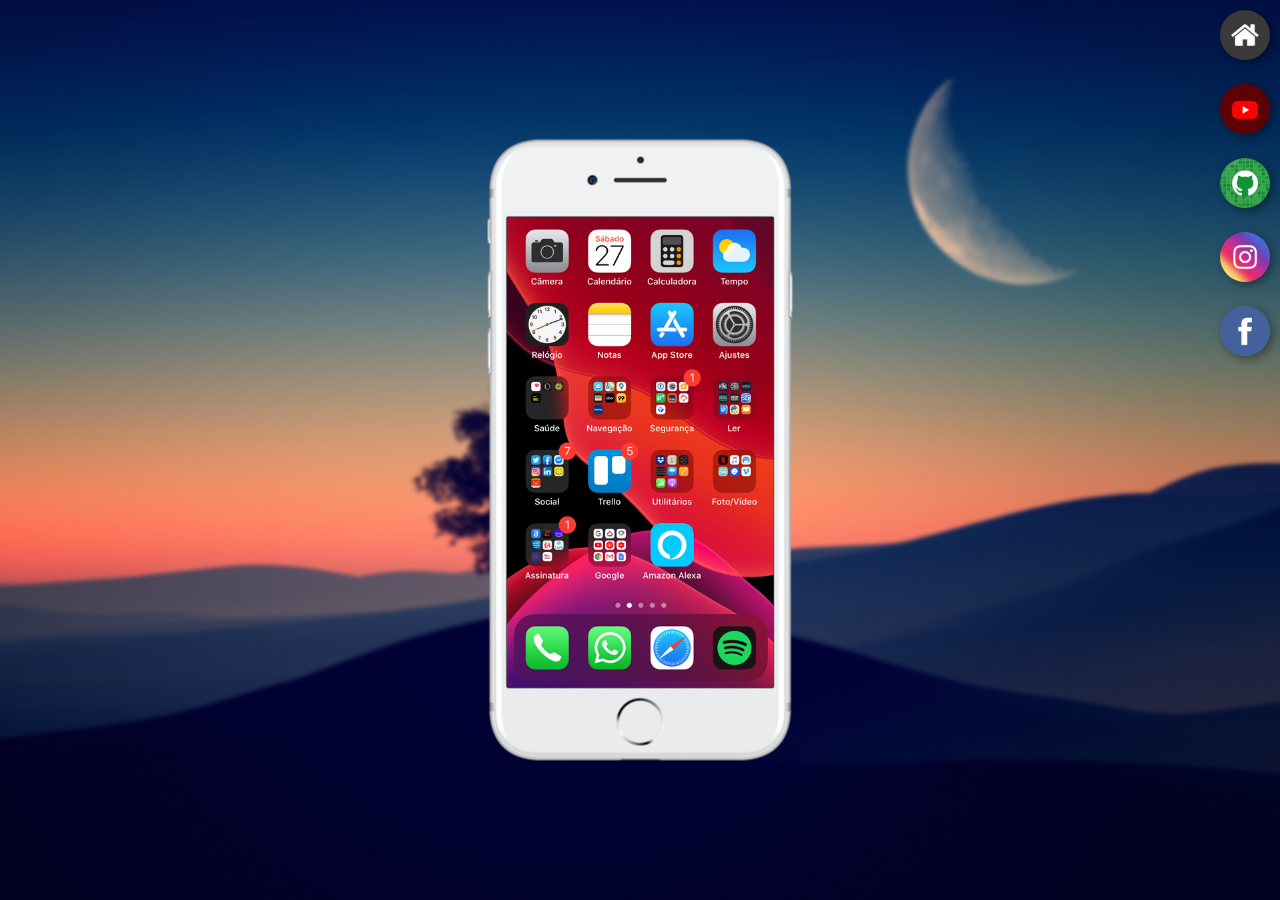
<file: index.html>
<!DOCTYPE html>
<html lang="pt-br">
<head>
    <meta charset="UTF-8">
    <meta name="viewport" content="width=device-width, initial-scale=1.0">
    <link rel="shortcut icon" href="favicon.ico" type="image/x-icon">
    <link rel="stylesheet" href="estilos/style.css">
    <title>Projetos redes sociais</title>
</head>
<body>
    <main>
        <section id="telefone">
         <iframe src="home.html" name="tela" id="tela" frameborder="0">
            <p>Infelizmente seu navegador não é compatível.</p>
         </iframe>
        </section>

        <section id="redes-sociais">
          <a href="home.html" target="tela"><abbr title="home"><img src="imagens/logo-home.jpg" alt="home"></abbr></a>
          <a href="youtube.html" target="tela"><abbr title="YouTube"><img src="imagens/logo-youtube.jpg" alt="youtub"></abbr></a>
          <a href="github.html" target="tela"><abbr title="Github"><img src="imagens/logo-github.jpg" alt="github"></abbr></a>
          <a href="instagram.html" target="tela"><abbr title="Instagram"><img src="imagens/logo-instagram.jpg" alt="instagram"></abbr></a>
          <a href="face.html" target="tela"><abbr title="Facebook"><img src="imagens/logo-facebook.jpg" alt="facebook"></abbr></a>
        </section>
    </main>
</body>
</html>
</file>
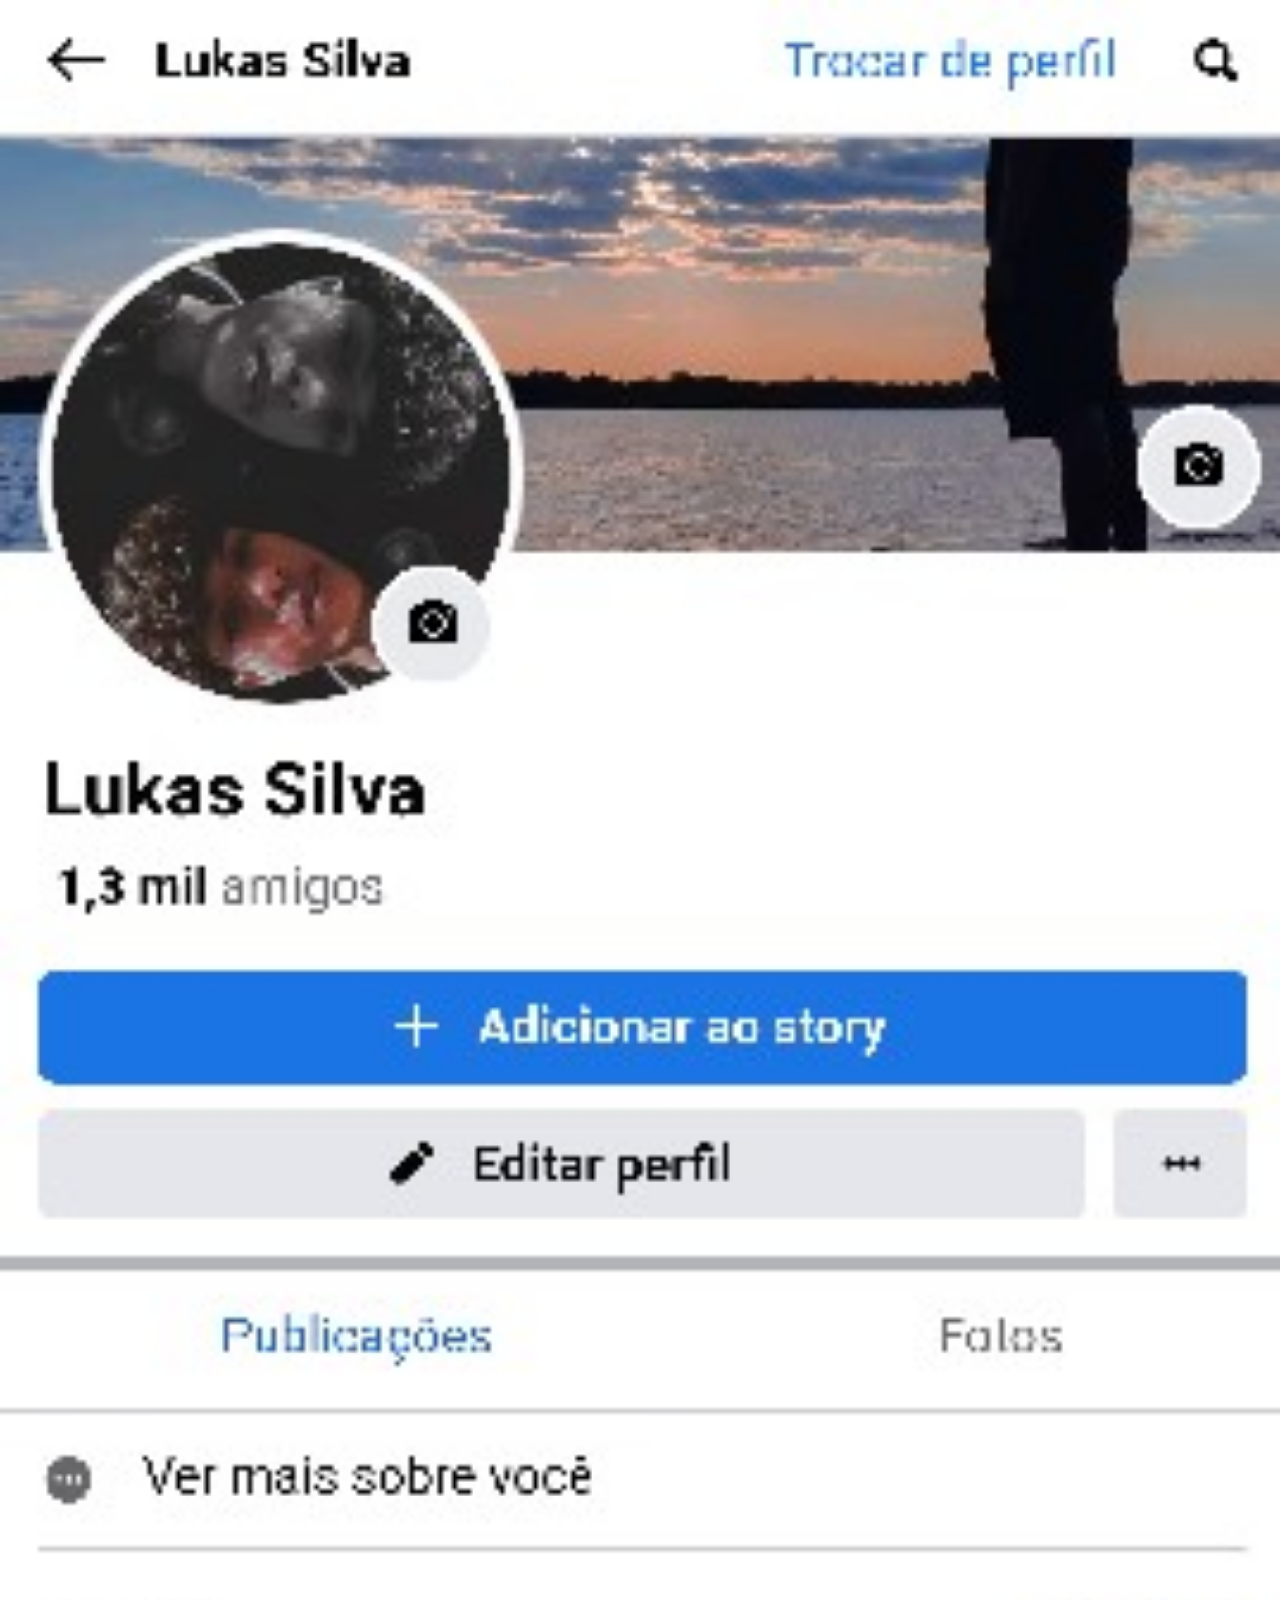
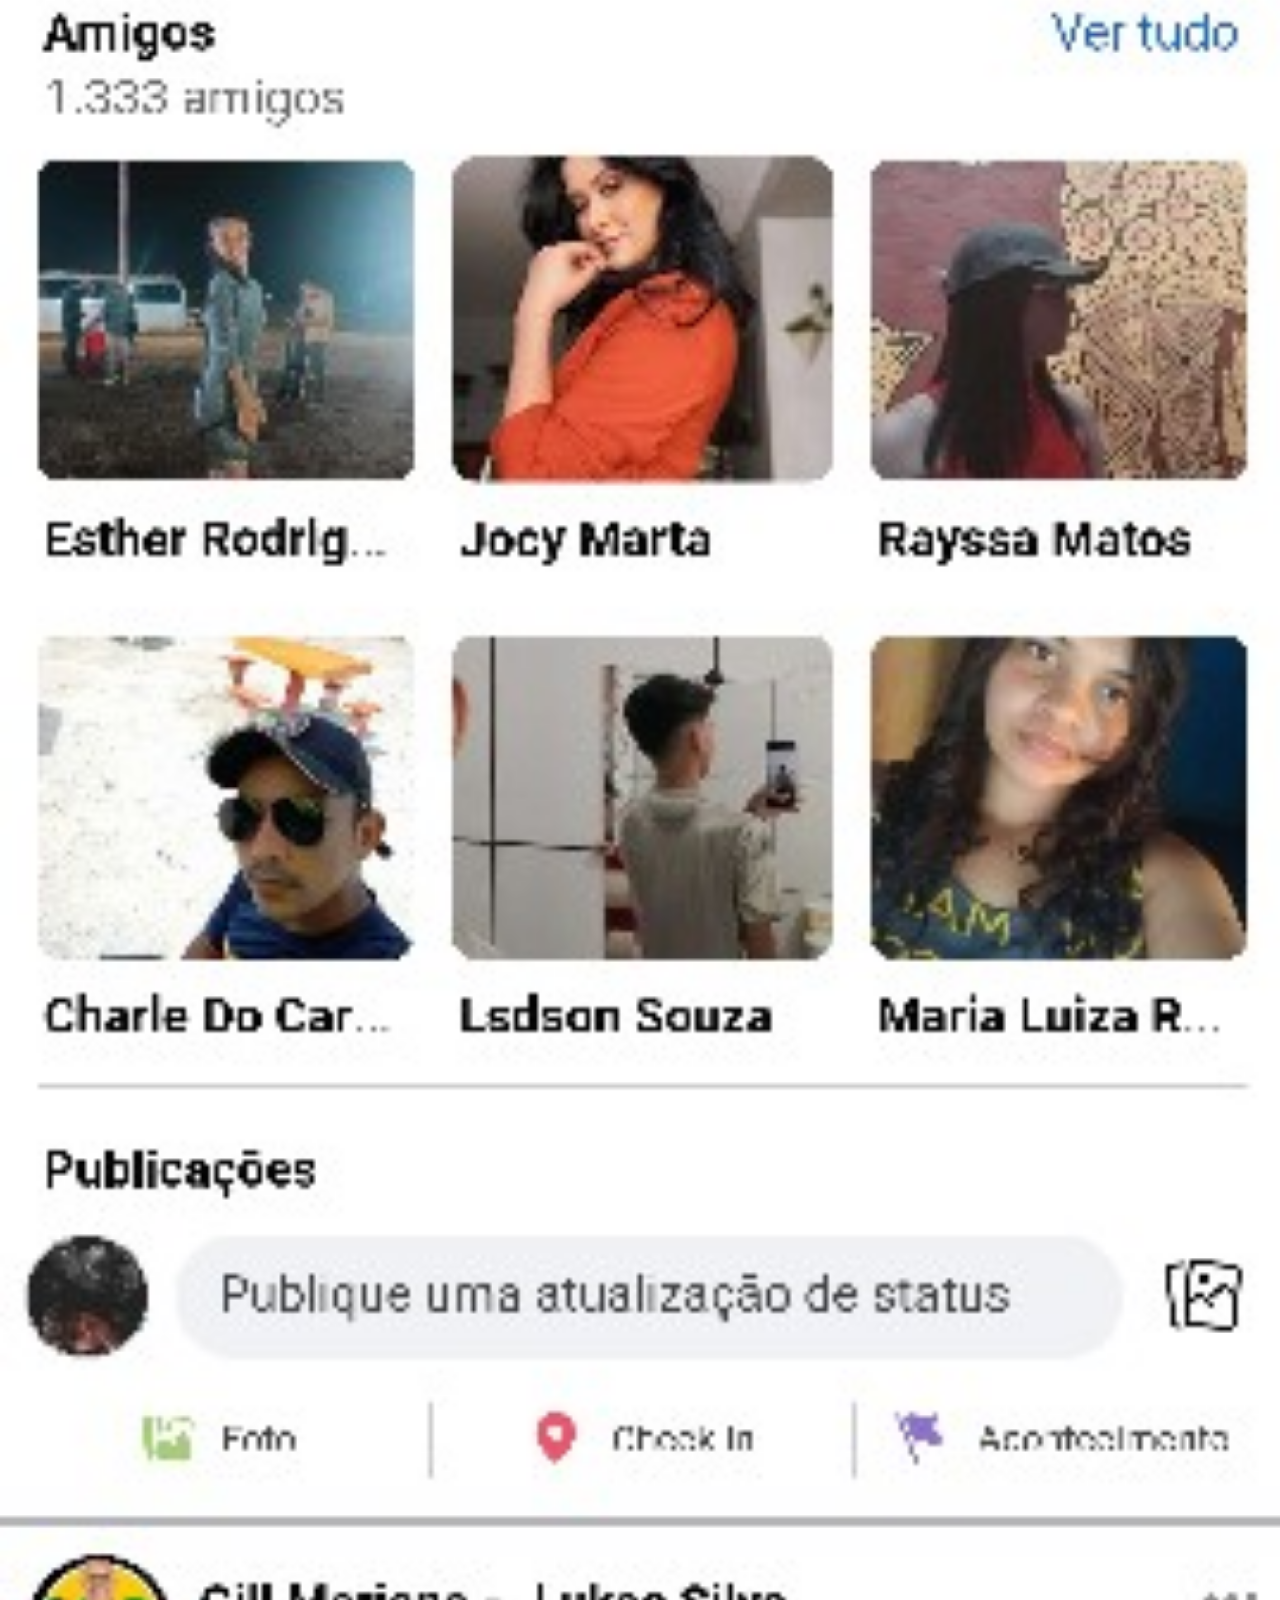
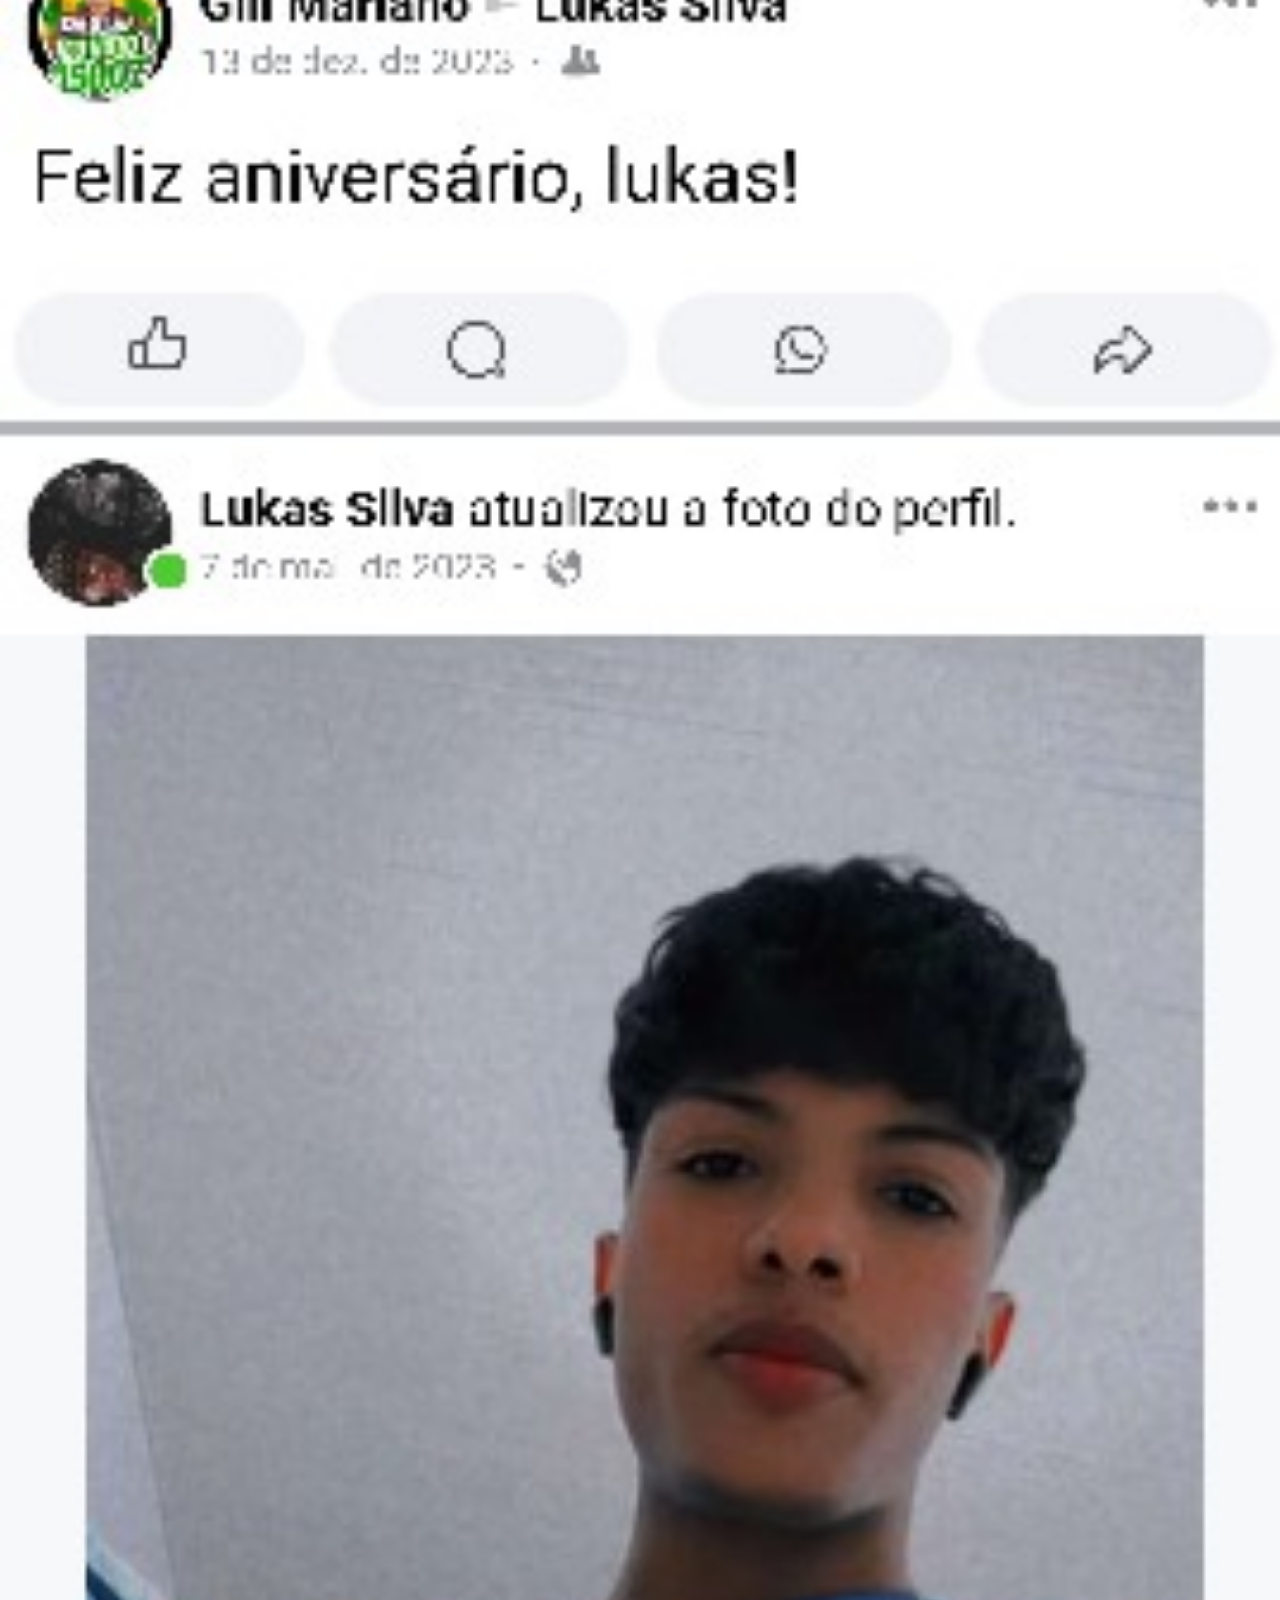
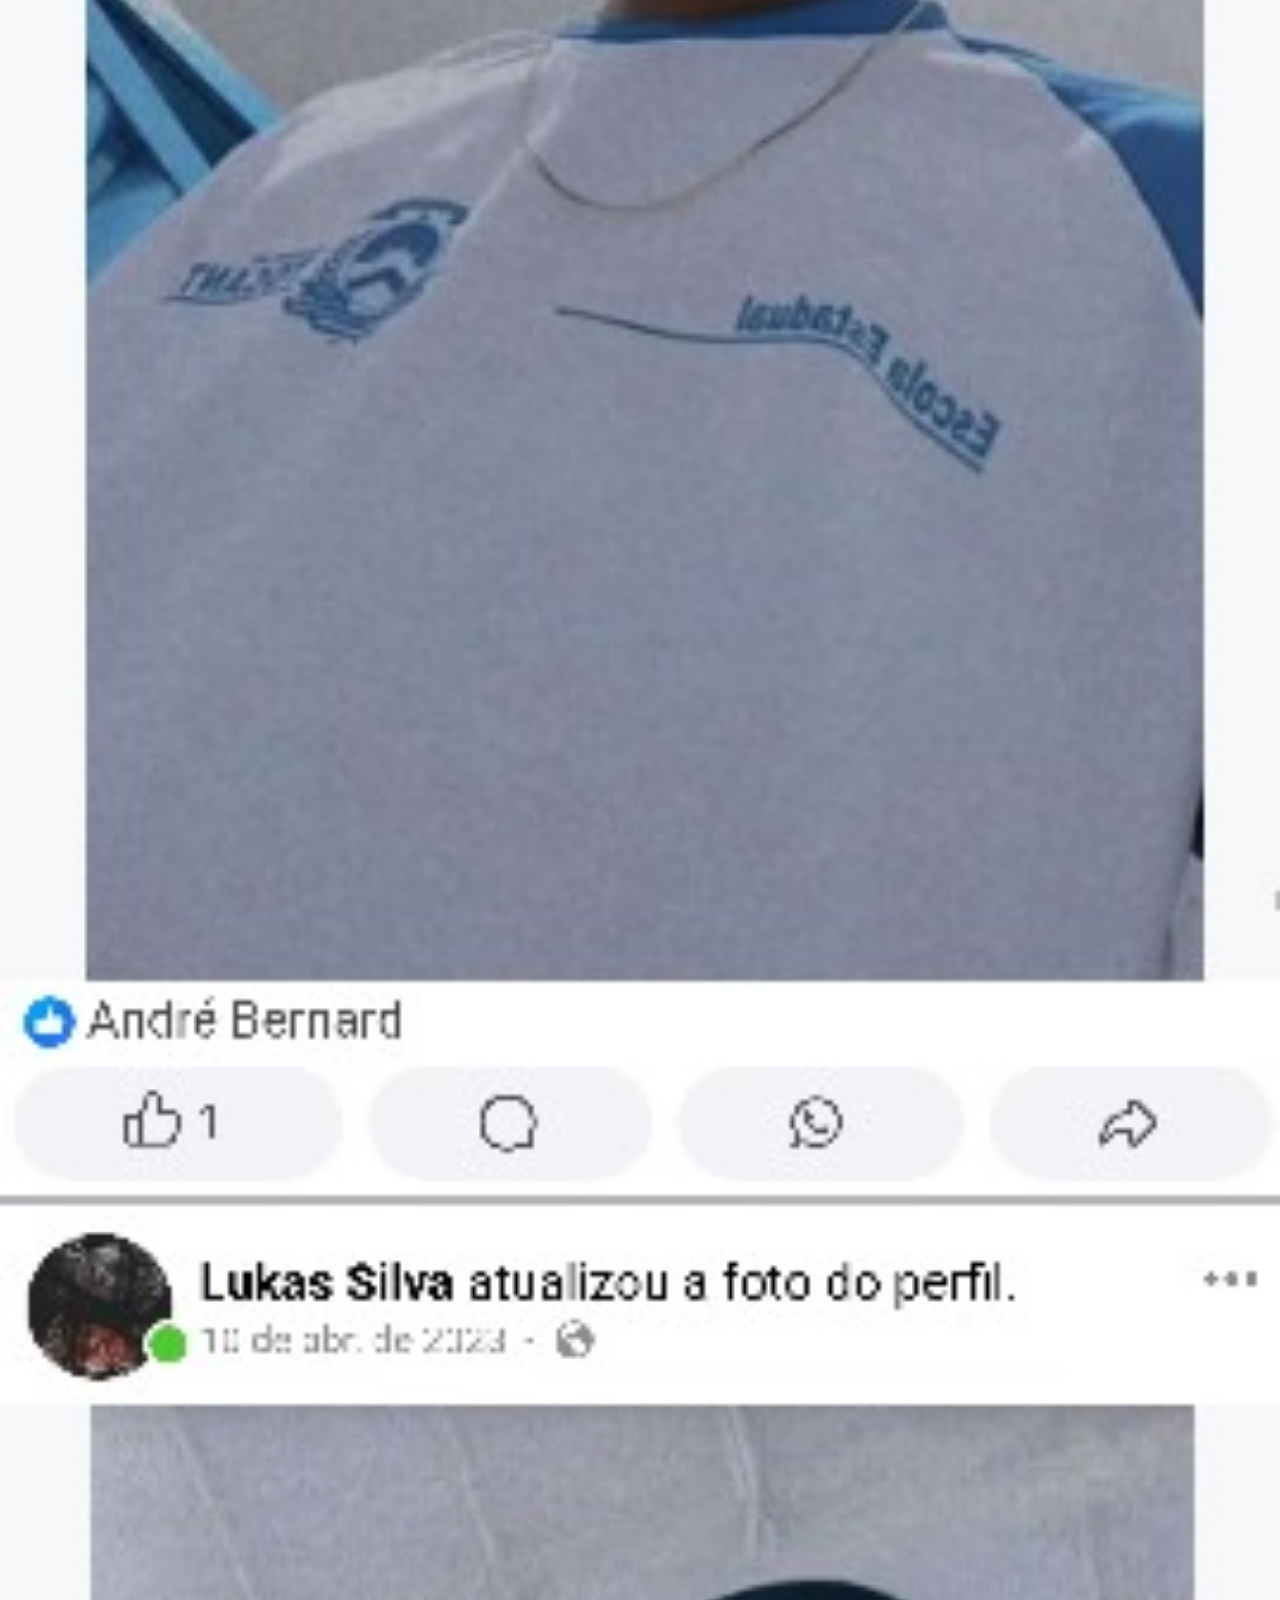
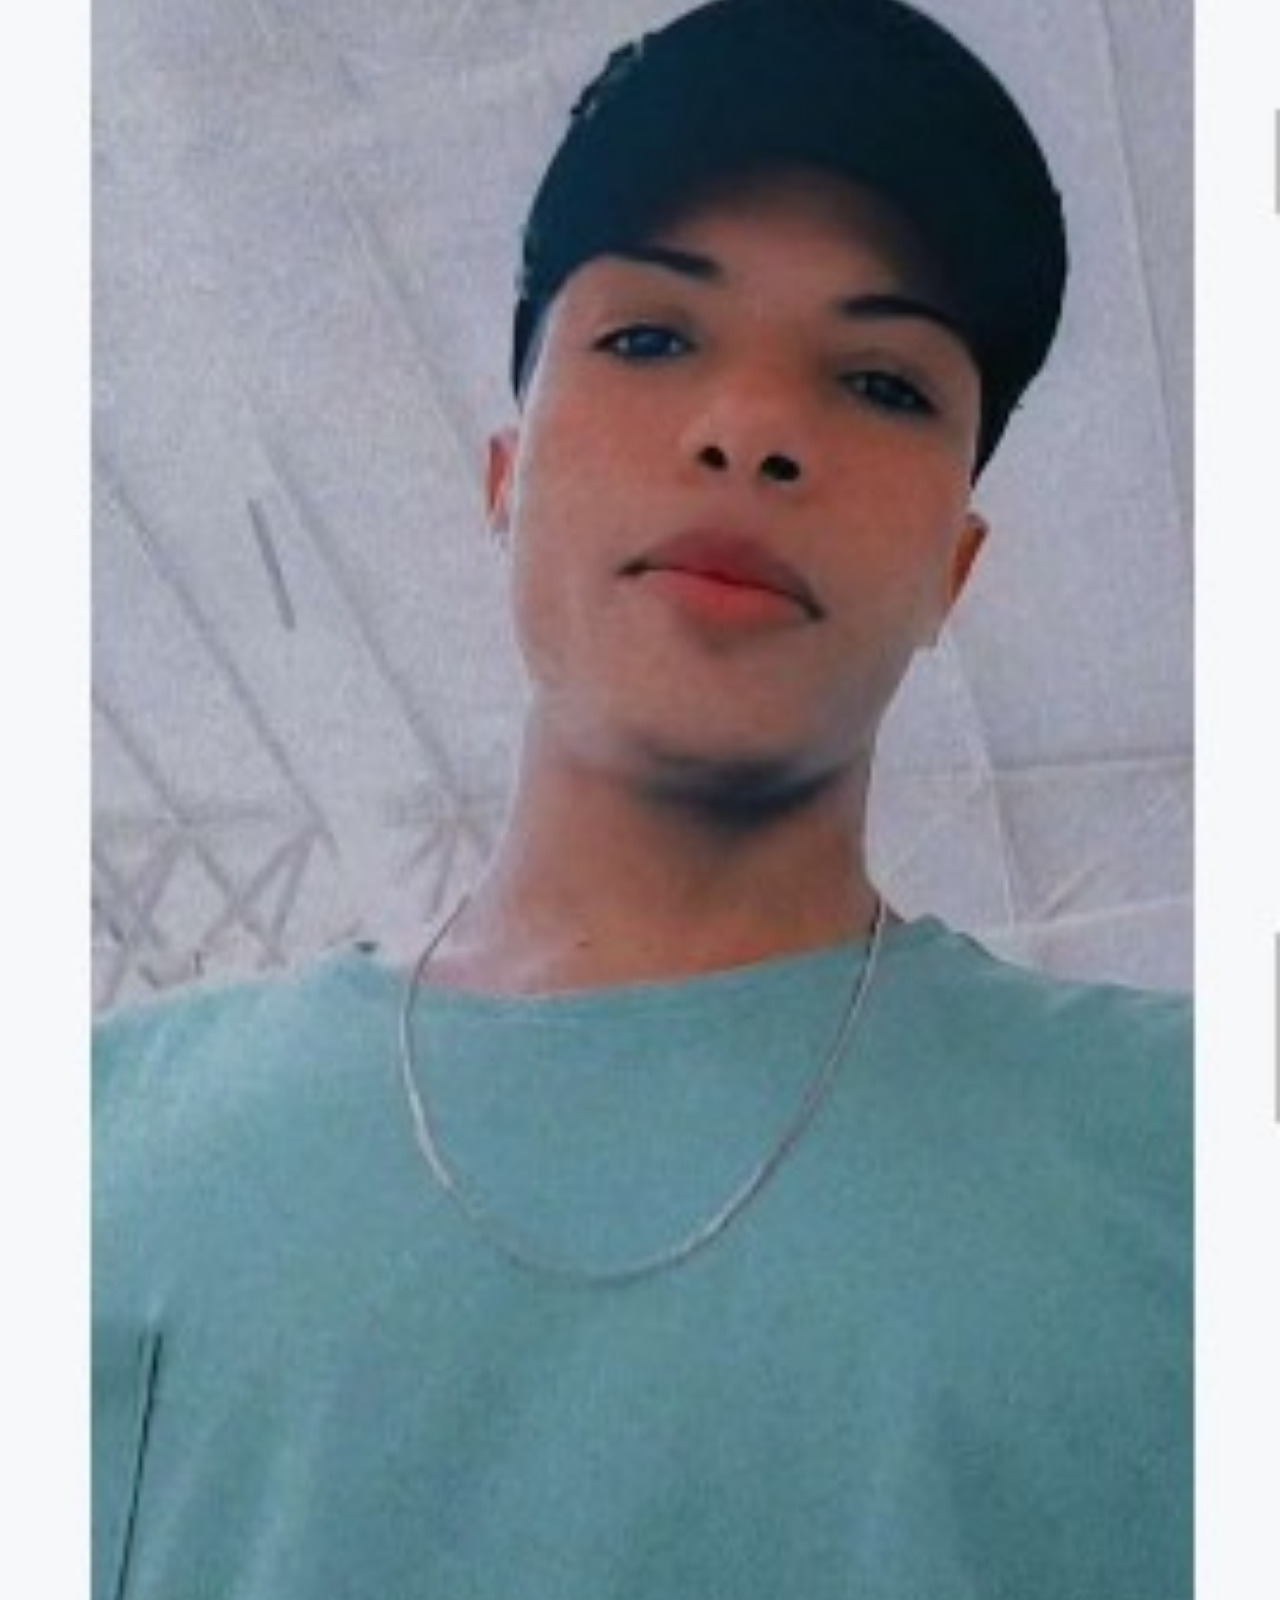
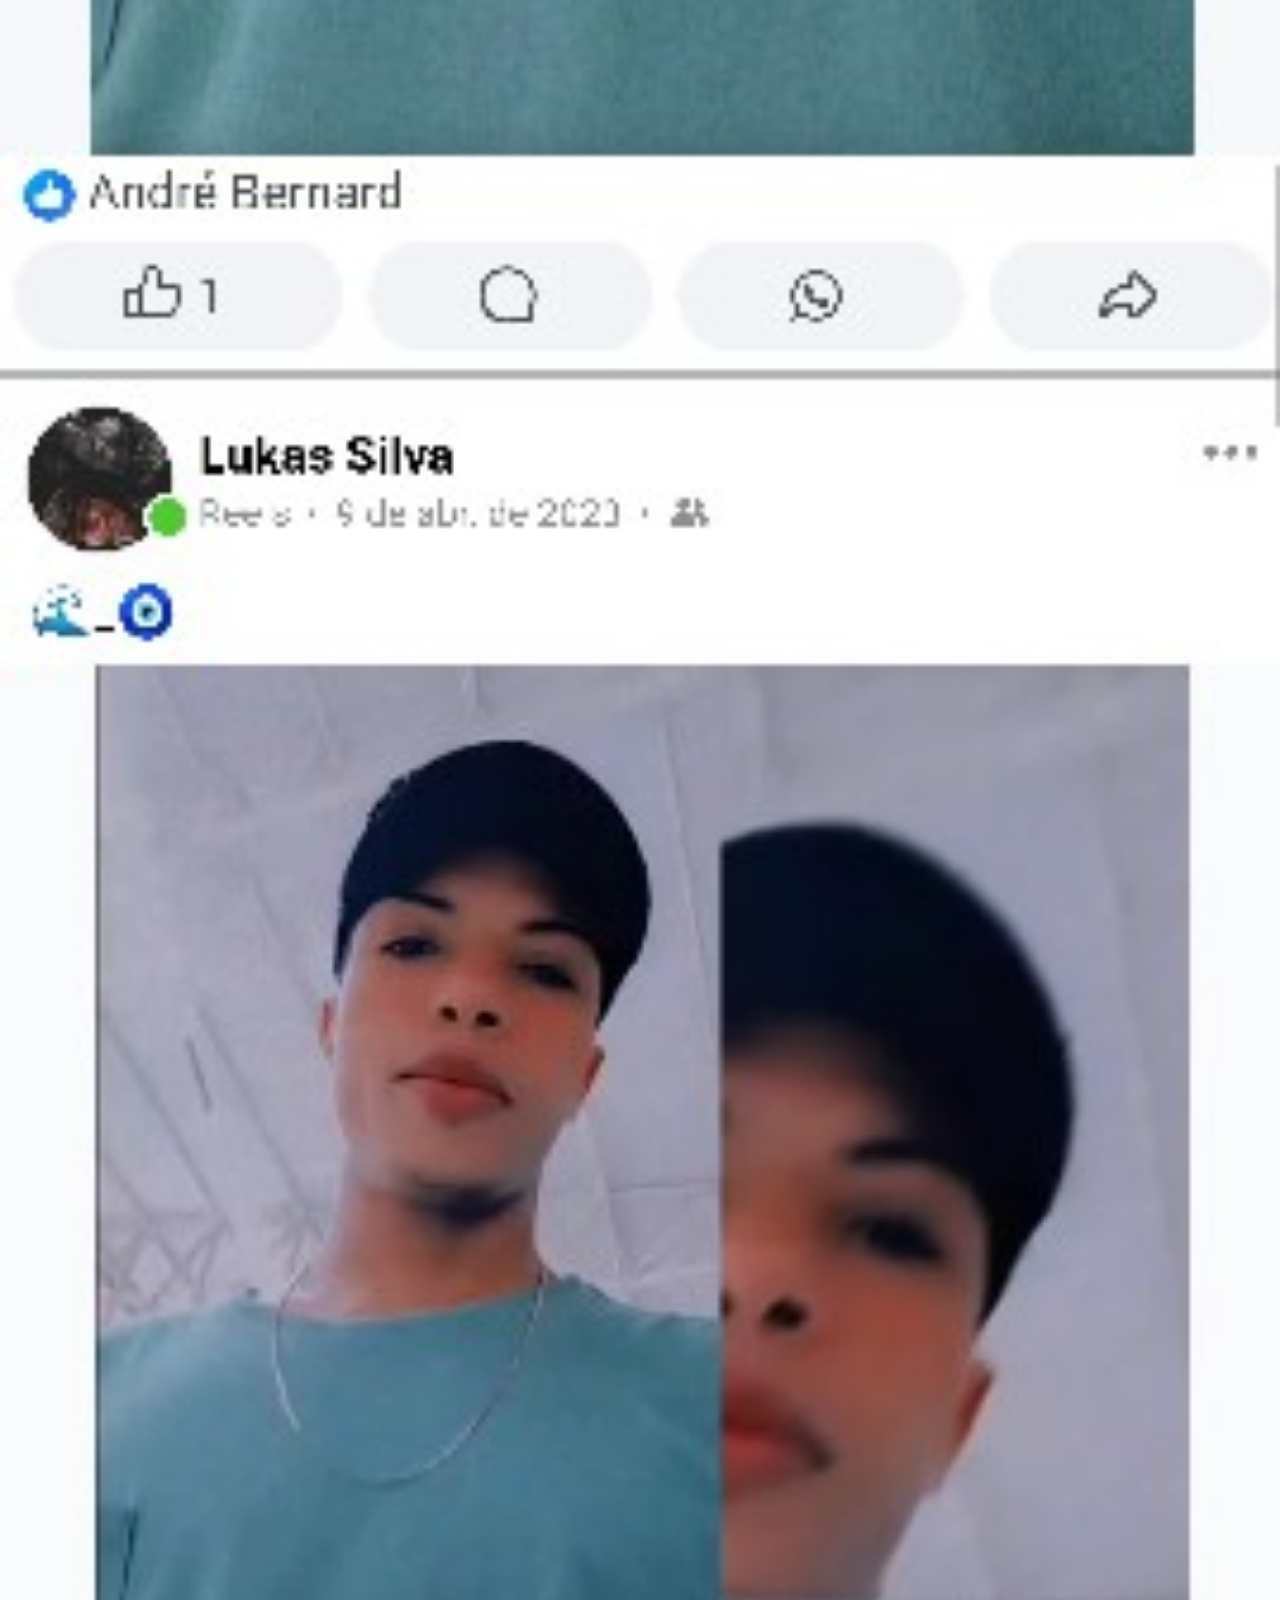
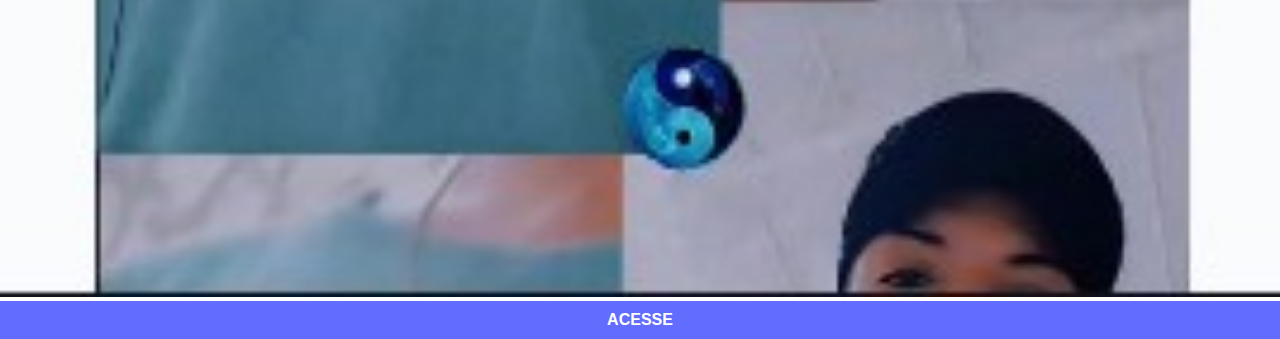
<file: face.html>
<!DOCTYPE html>
<html lang="pt-br">
<head>
    <meta charset="UTF-8">
    <meta name="viewport" content="width=device-width, initial-scale=1.0">
    <link rel="stylesheet" href="estilos/social.css">
    <title>facebook</title>
</head>

<body>
    <img src="imagens/tela-face.png" alt=" facebook">
    <a href="https://www.facebook.com/profile.php?id=100052995174726" target="_blank"> ACESSE</a>
</body>
</html>
</file>
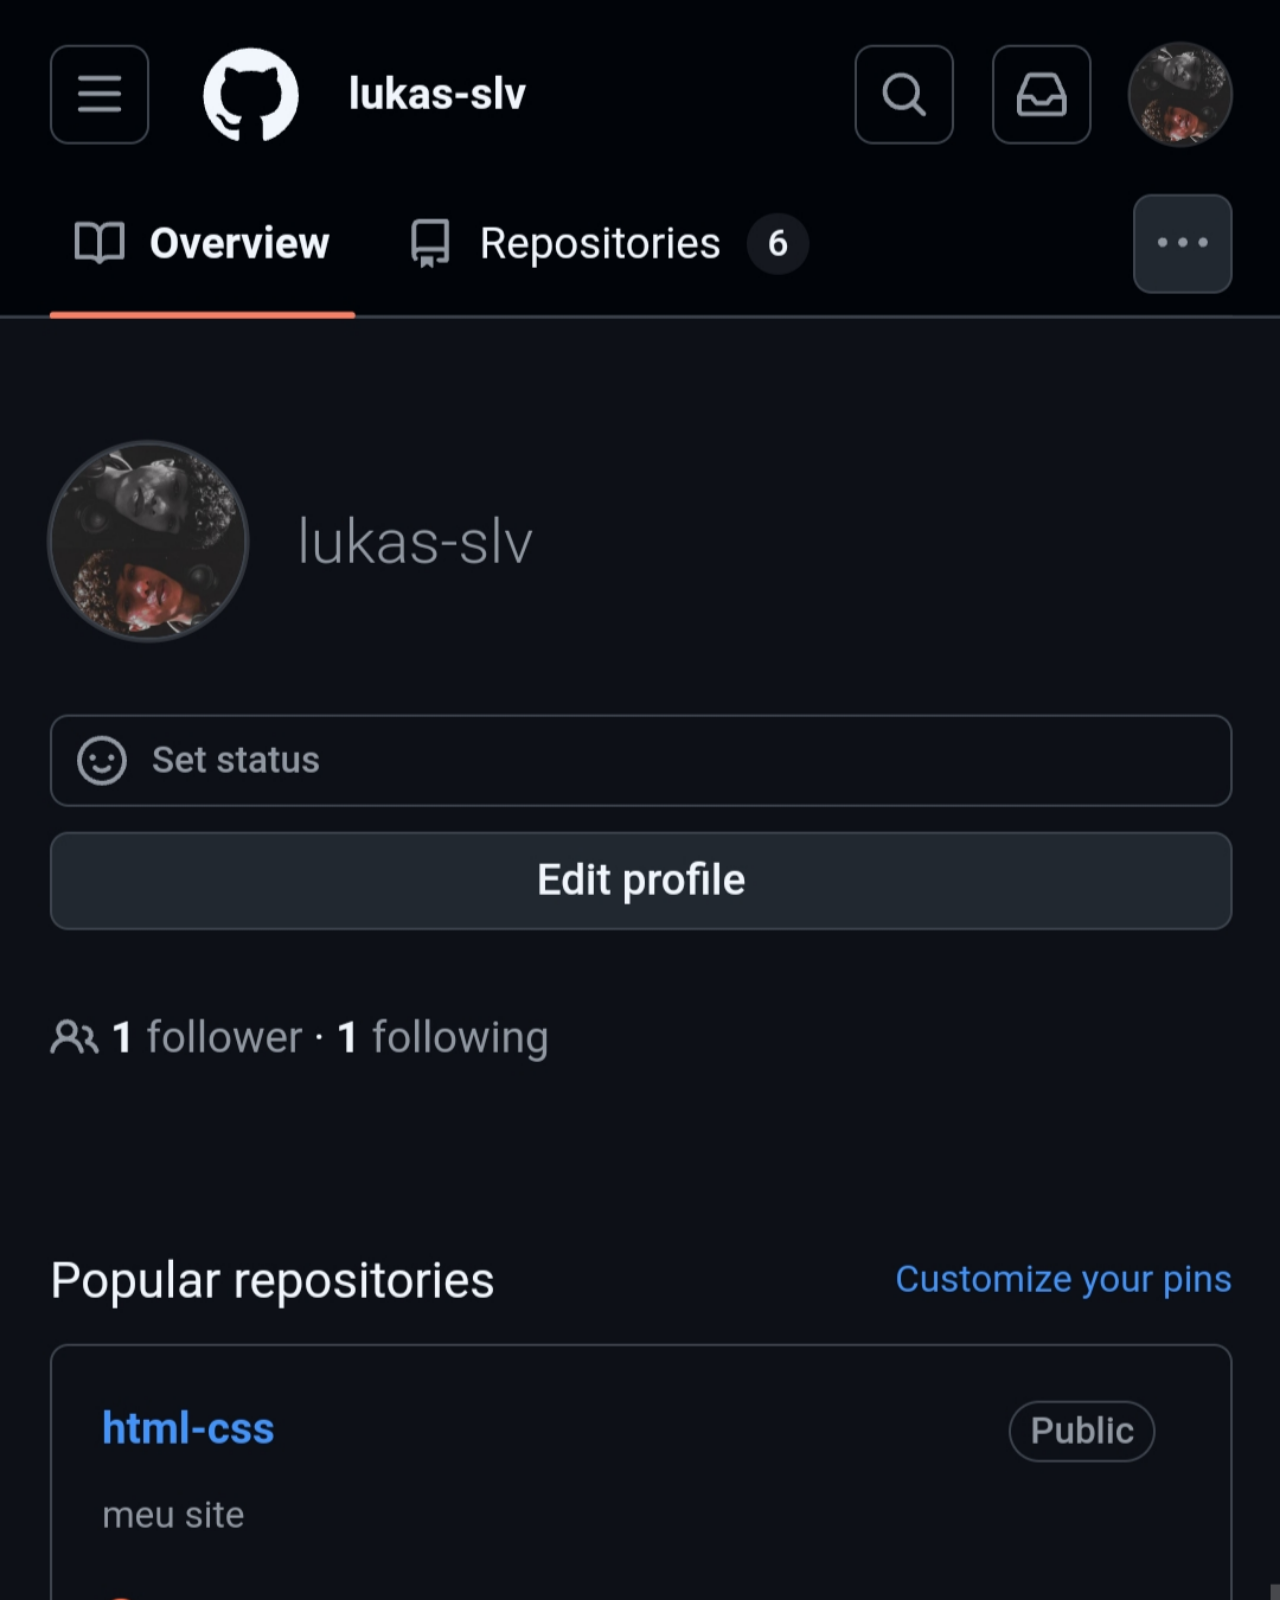
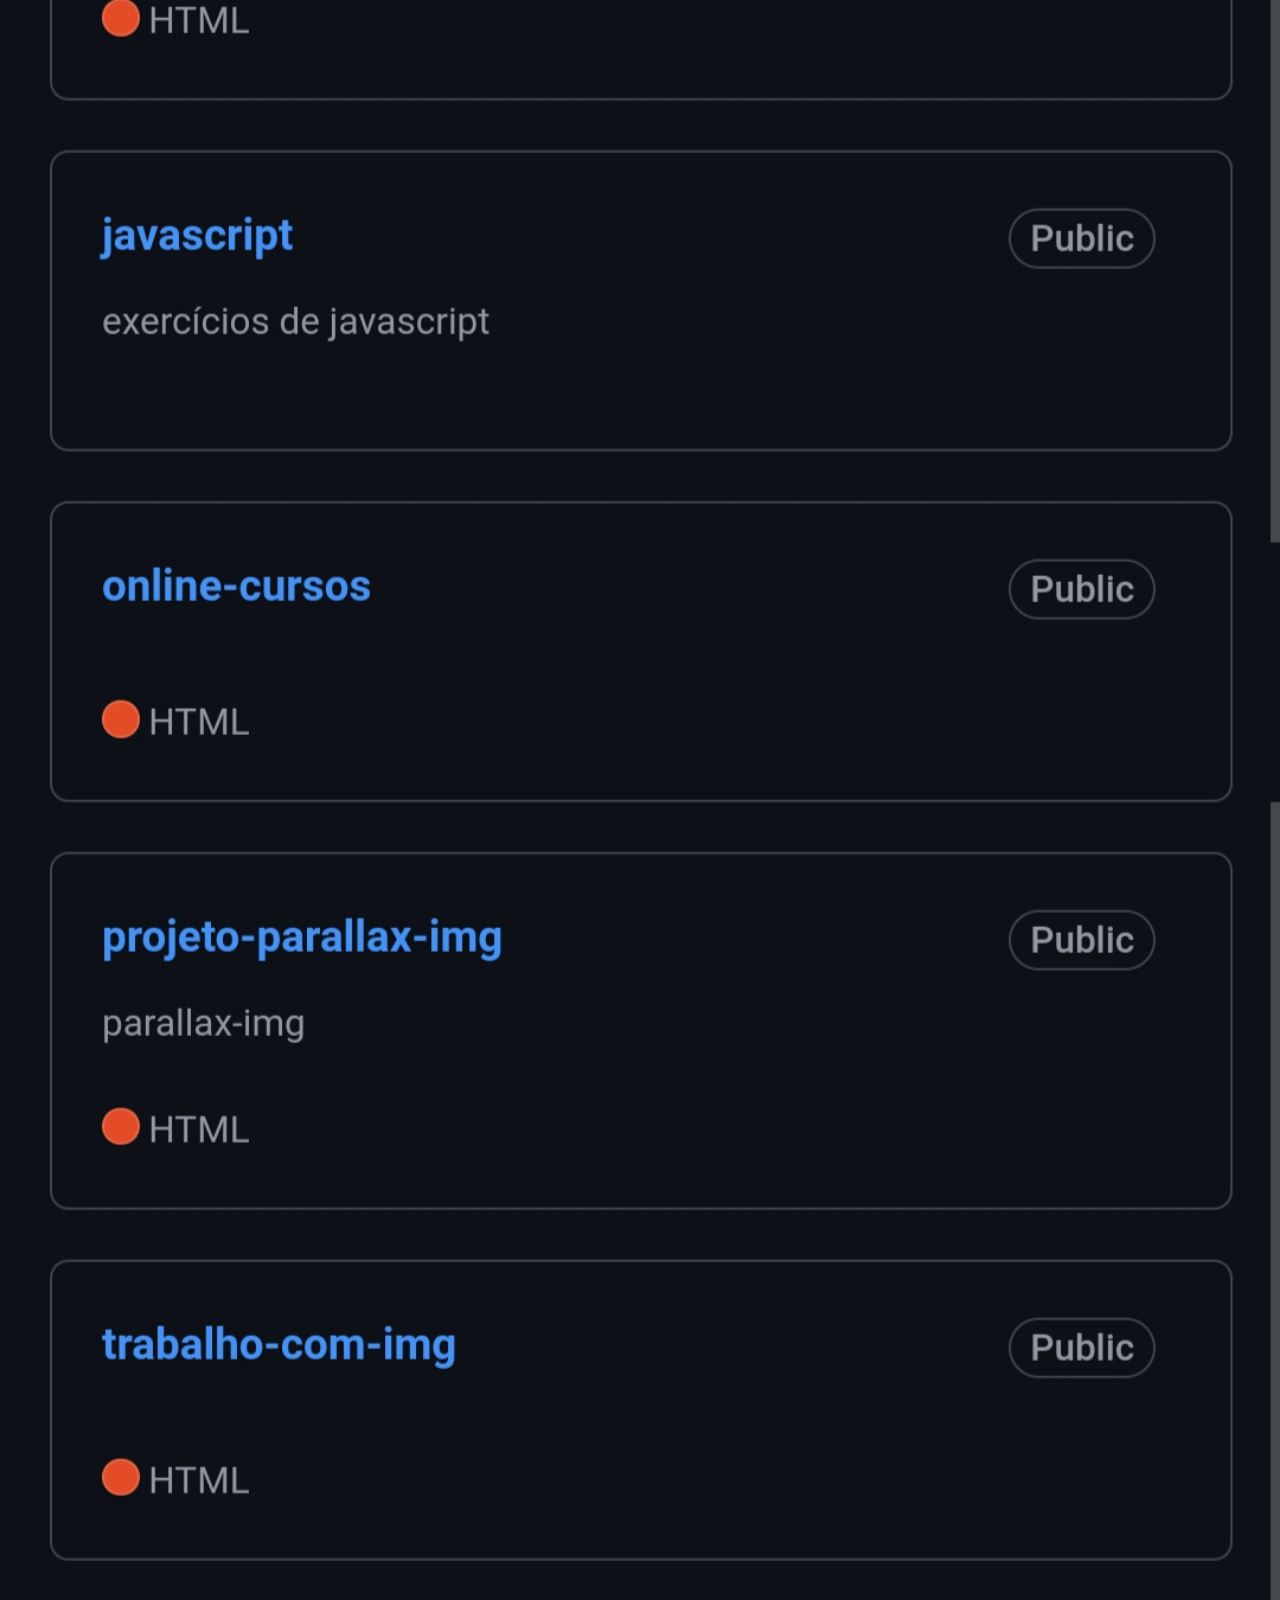
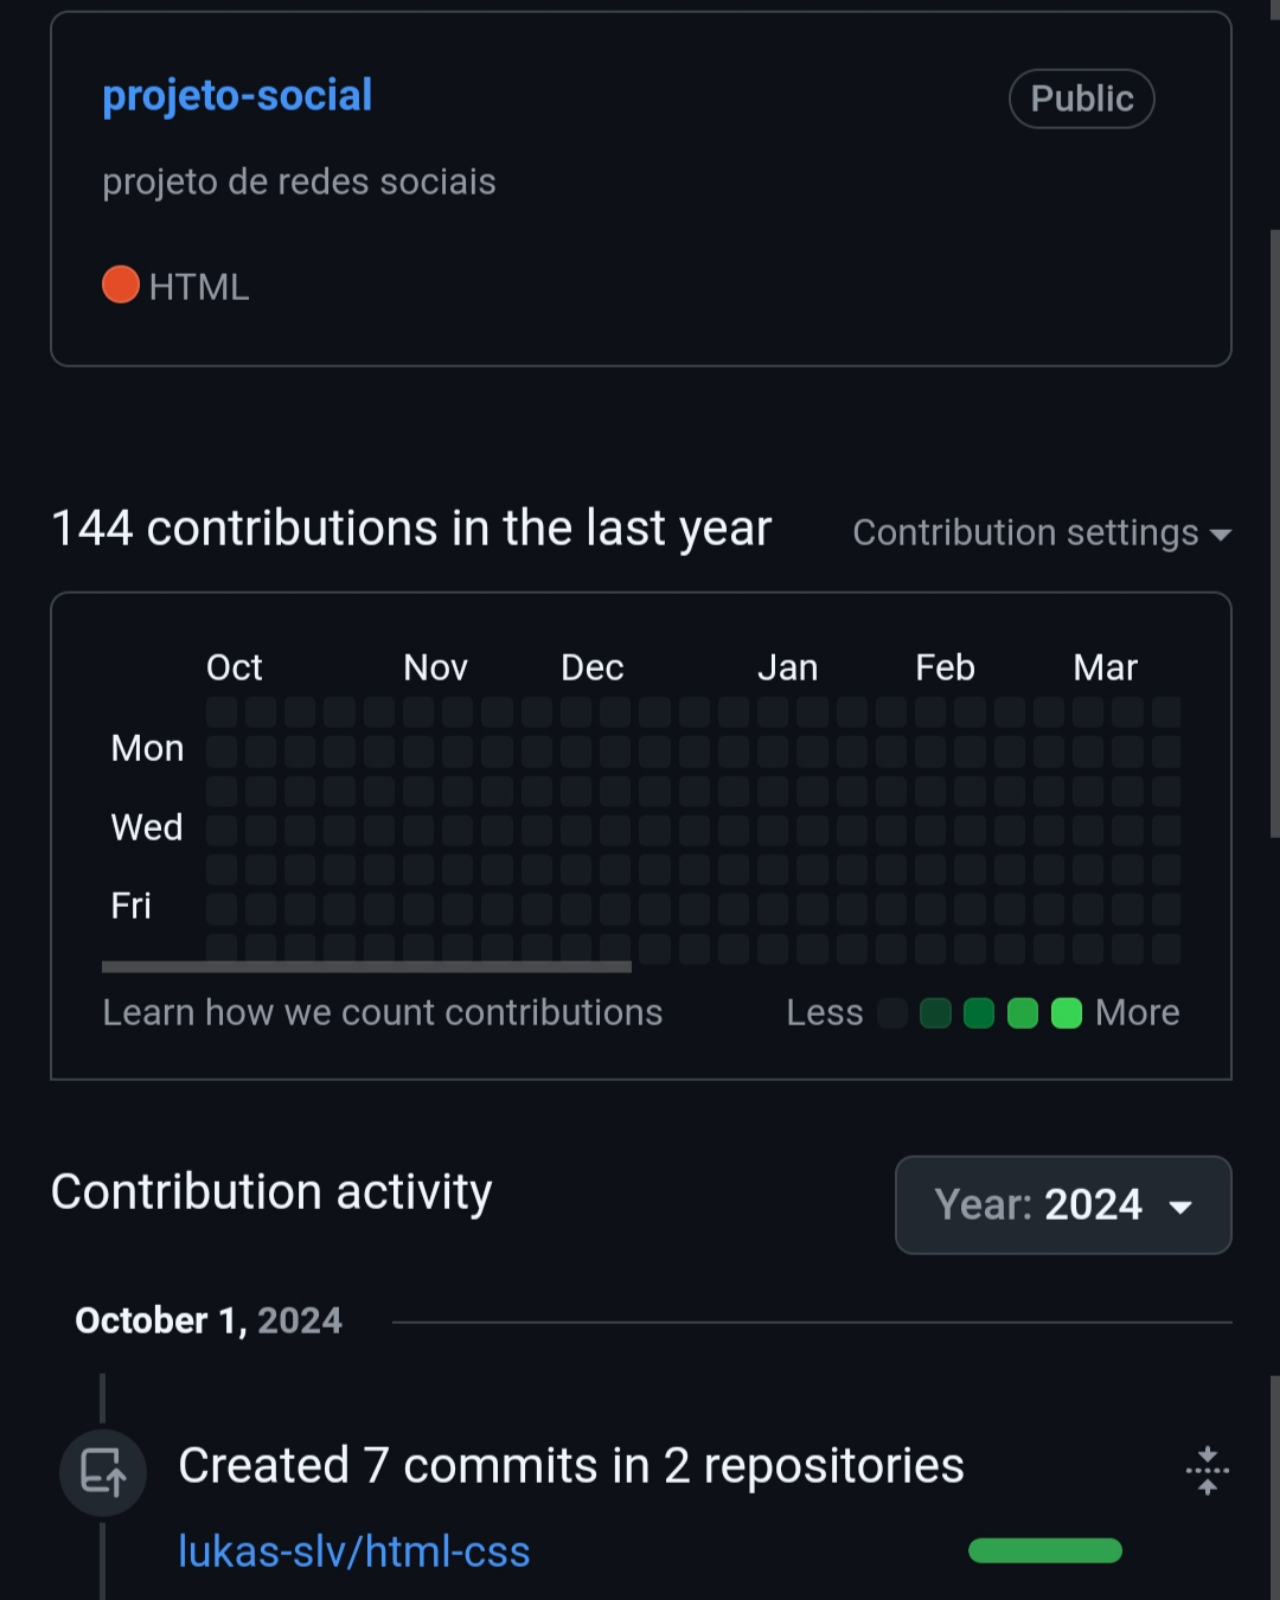
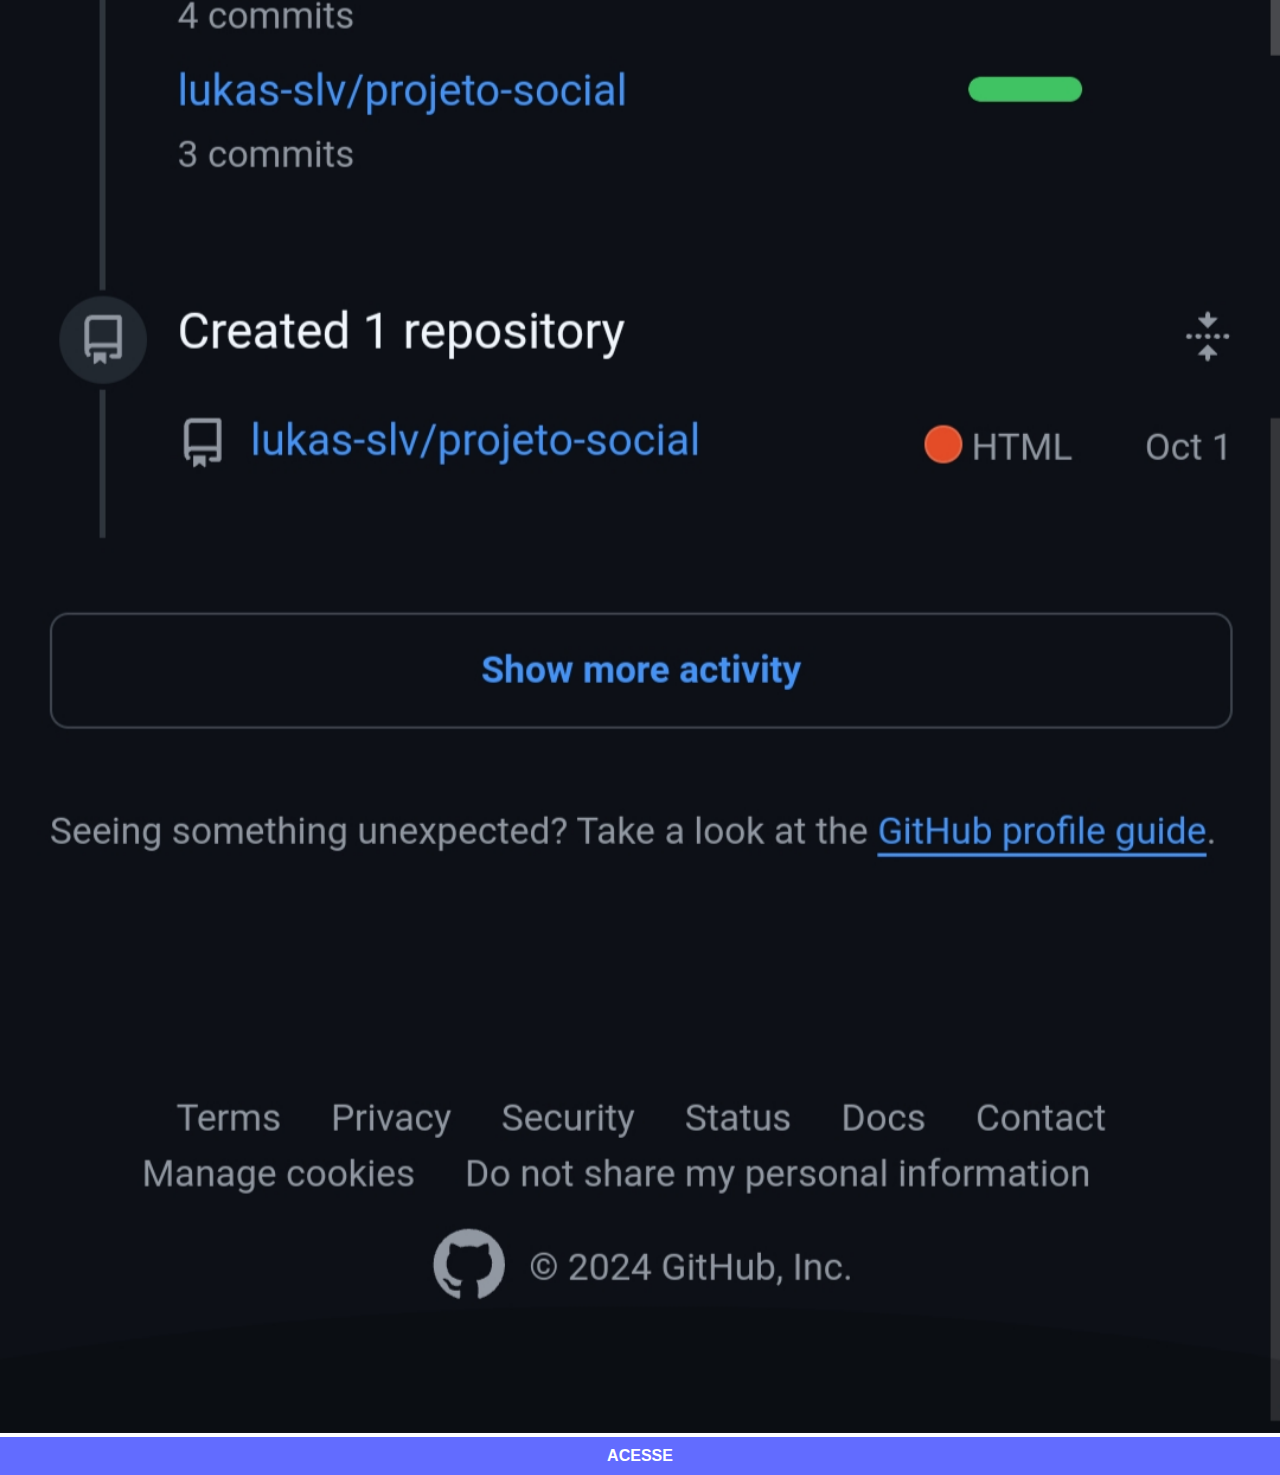
<file: github.html>
<!DOCTYPE html>
<html lang="pt-br">
<head>
    <meta charset="UTF-8">
    <meta name="viewport" content="width=device-width, initial-scale=1.0">
    <LInk:css><link rel="stylesheet" href="estilos/social.css"></LInk:css>
    <title>github</title>
</head>
<body>
    <img src="imagens/tela-github.png" alt="github">
    <a href="https://github.com/lukas-slv" target="_blank">ACESSE</a>
</body>
</html>
</file>
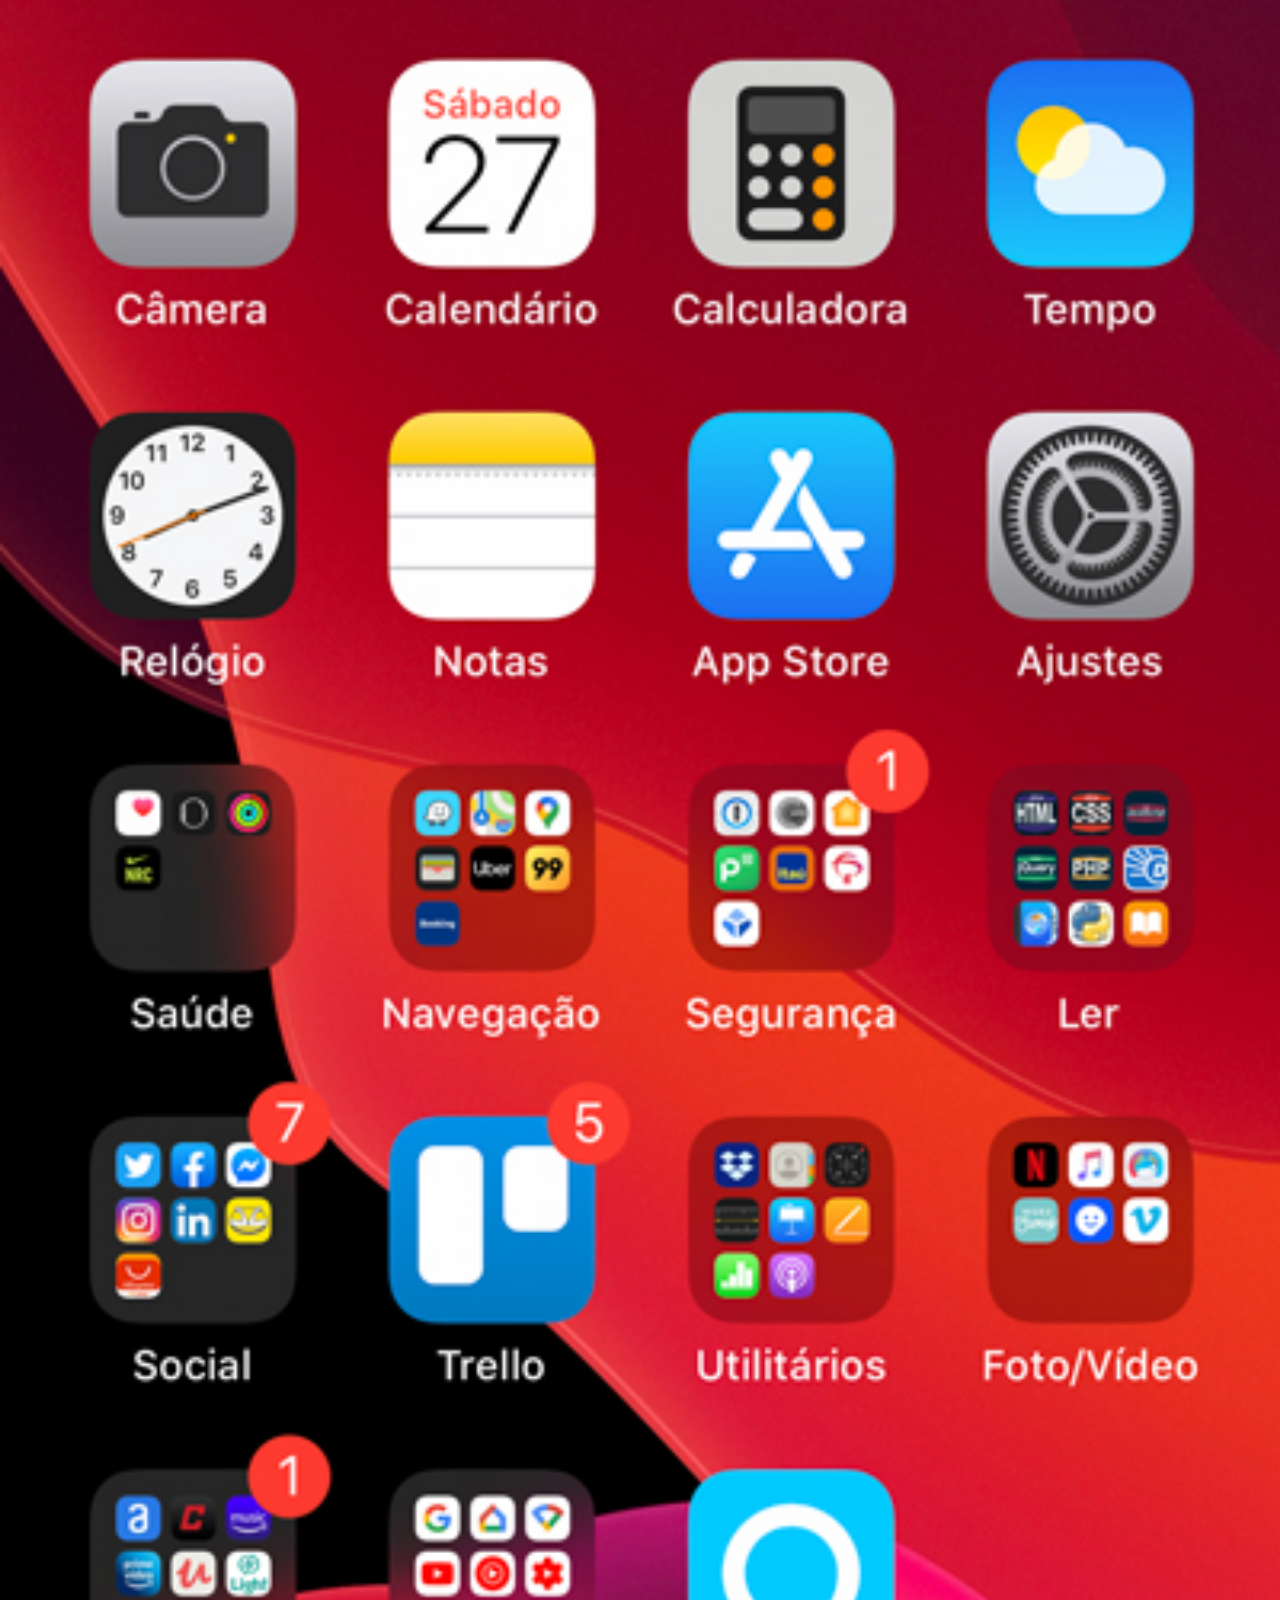
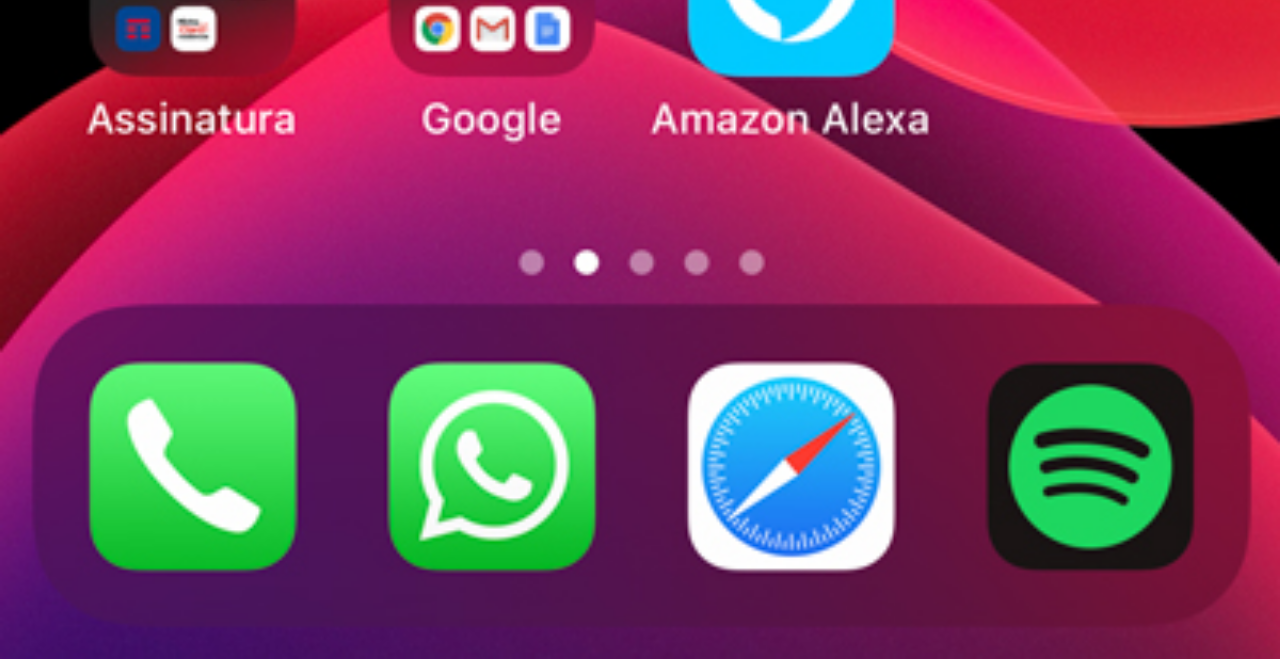
<file: home.html>
<!DOCTYPE html>
<html lang="pt-br">
<head>
    <meta charset="UTF-8">
    <meta name="viewport" content="width=device-width, initial-scale=1.0">
    <link rel="shortcut icon" href="favicon.ico" type="image/x-icon">
    <link rel="stylesheet" href="estilos/social.css">
    <title>home</title>

</head>
<body>
    <img src="imagens/tela-home.jpg" alt="home"> 
</body>
</html>
</file>
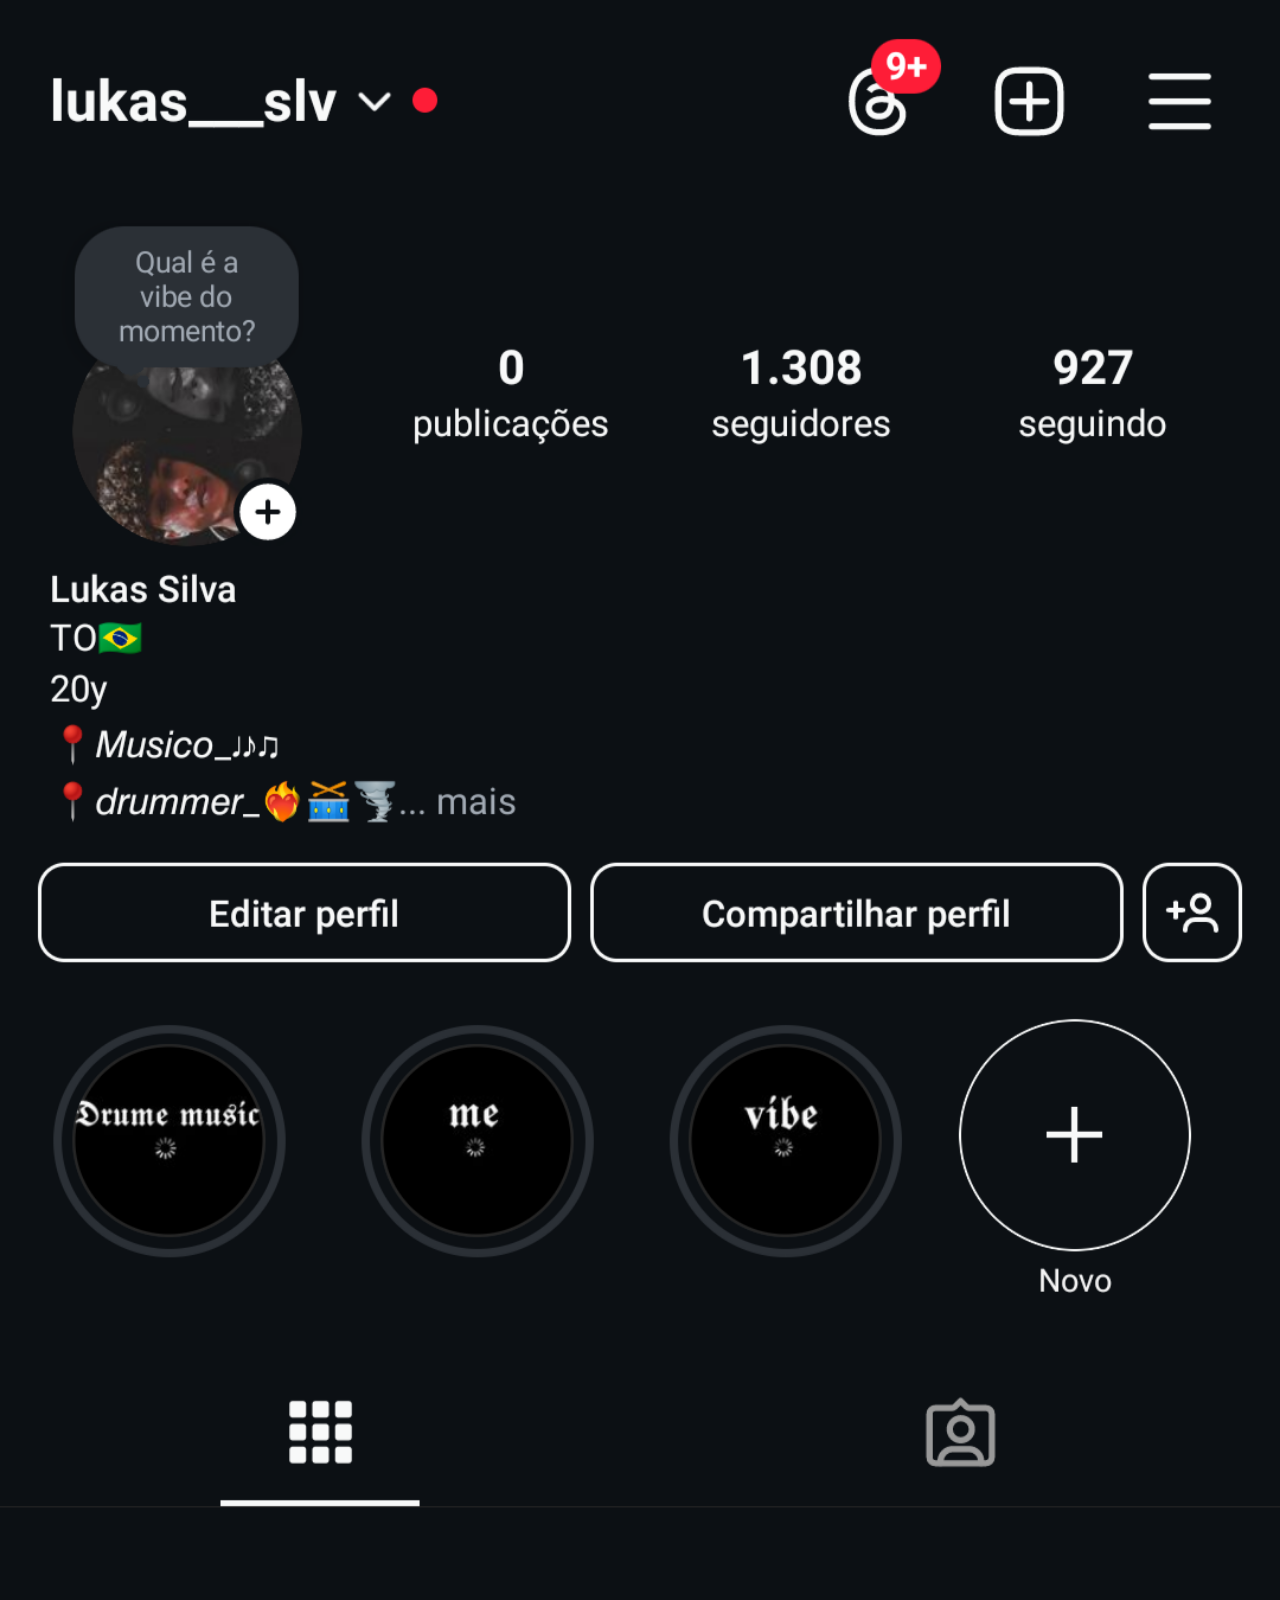
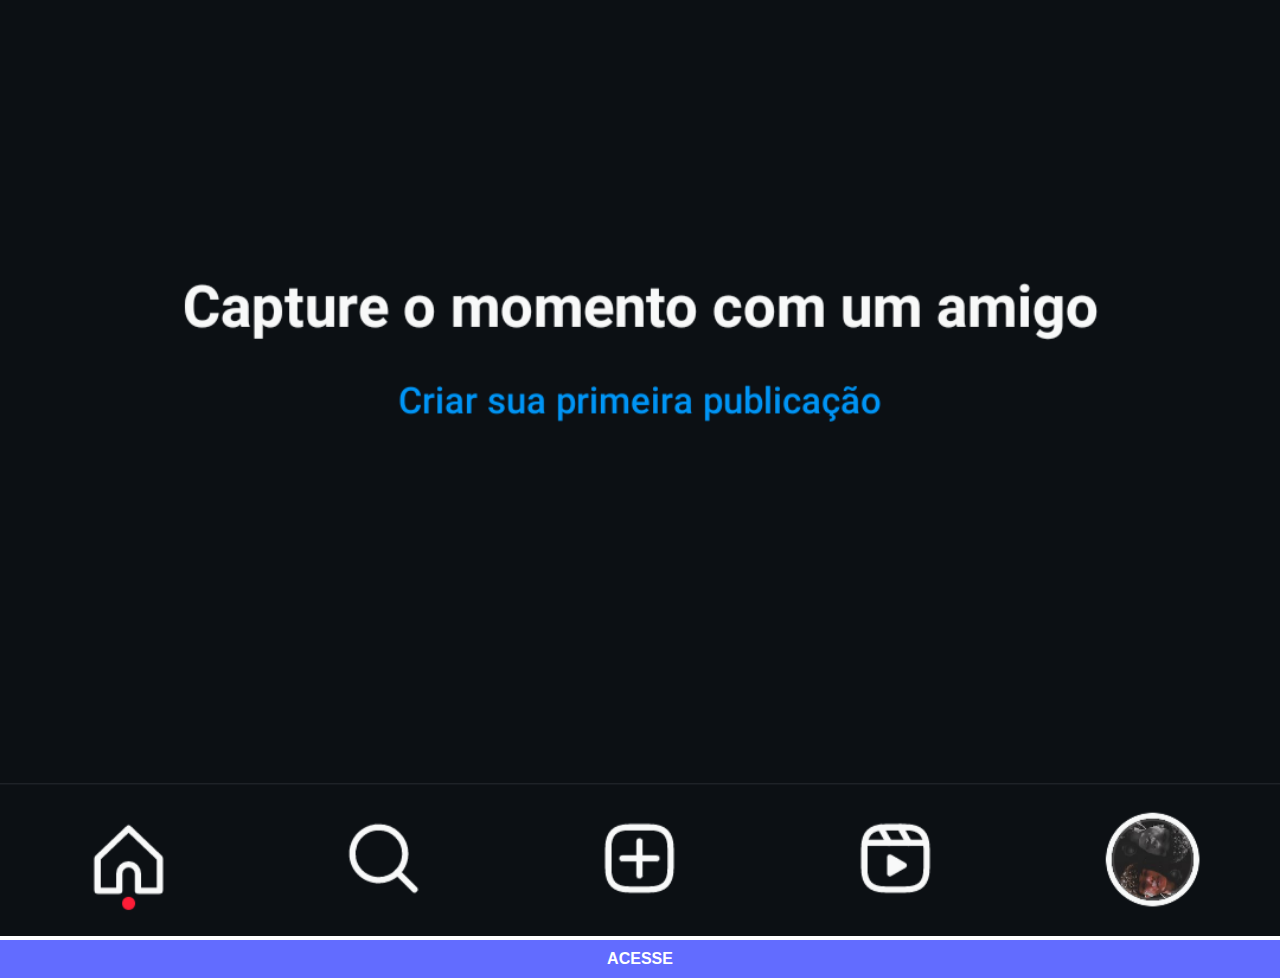
<file: instagram.html>
<!DOCTYPE html>
<html lang="en">
<head>
    <meta charset="UTF-8">
    <meta name="viewport" content="width=device-width, initial-scale=1.0">
    <link rel="stylesheet" href="estilos/social.css">
    <title>instagram</title>
</head>
<body>
    <img src=" imagens/tela-insta.png" alt=" instagram">
    <a href="https://www.instagram.com/lukas___slv/" target="_blank"> ACESSE</a> 
</body>
</html>
</file>
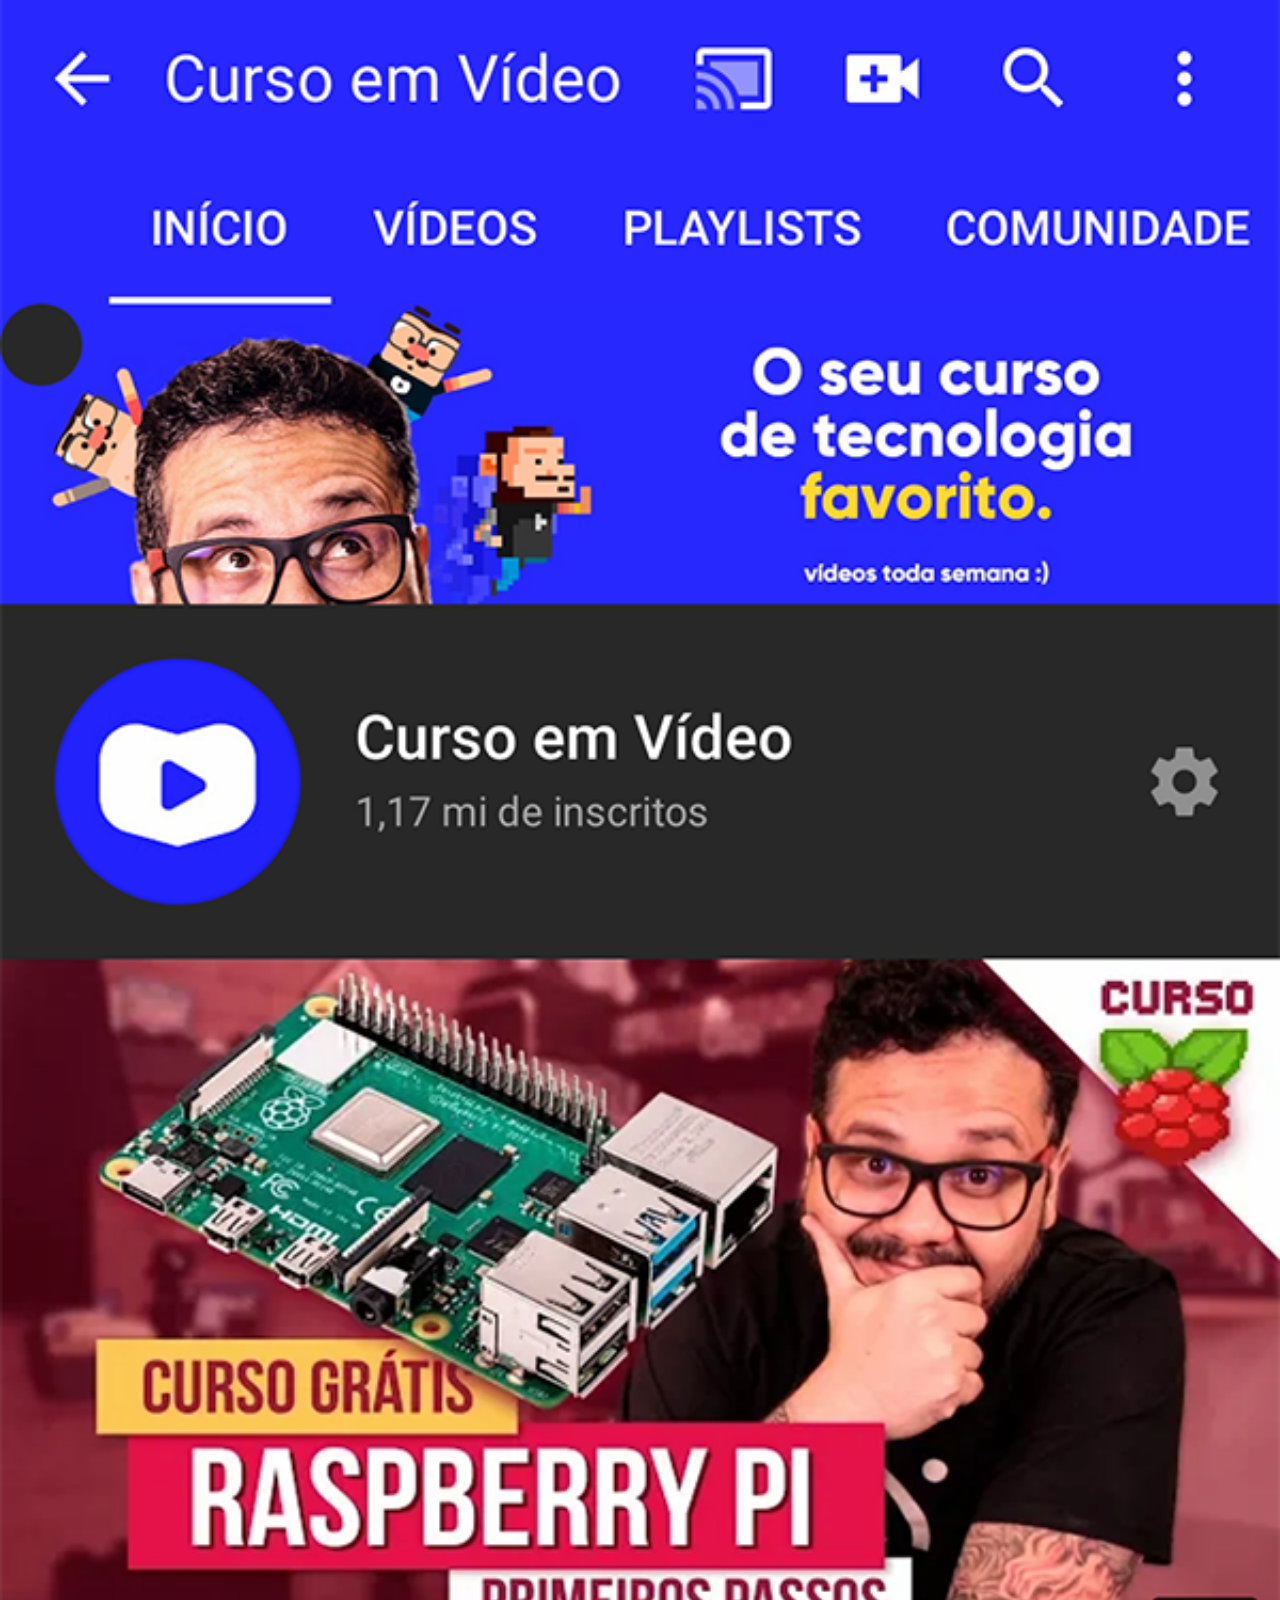
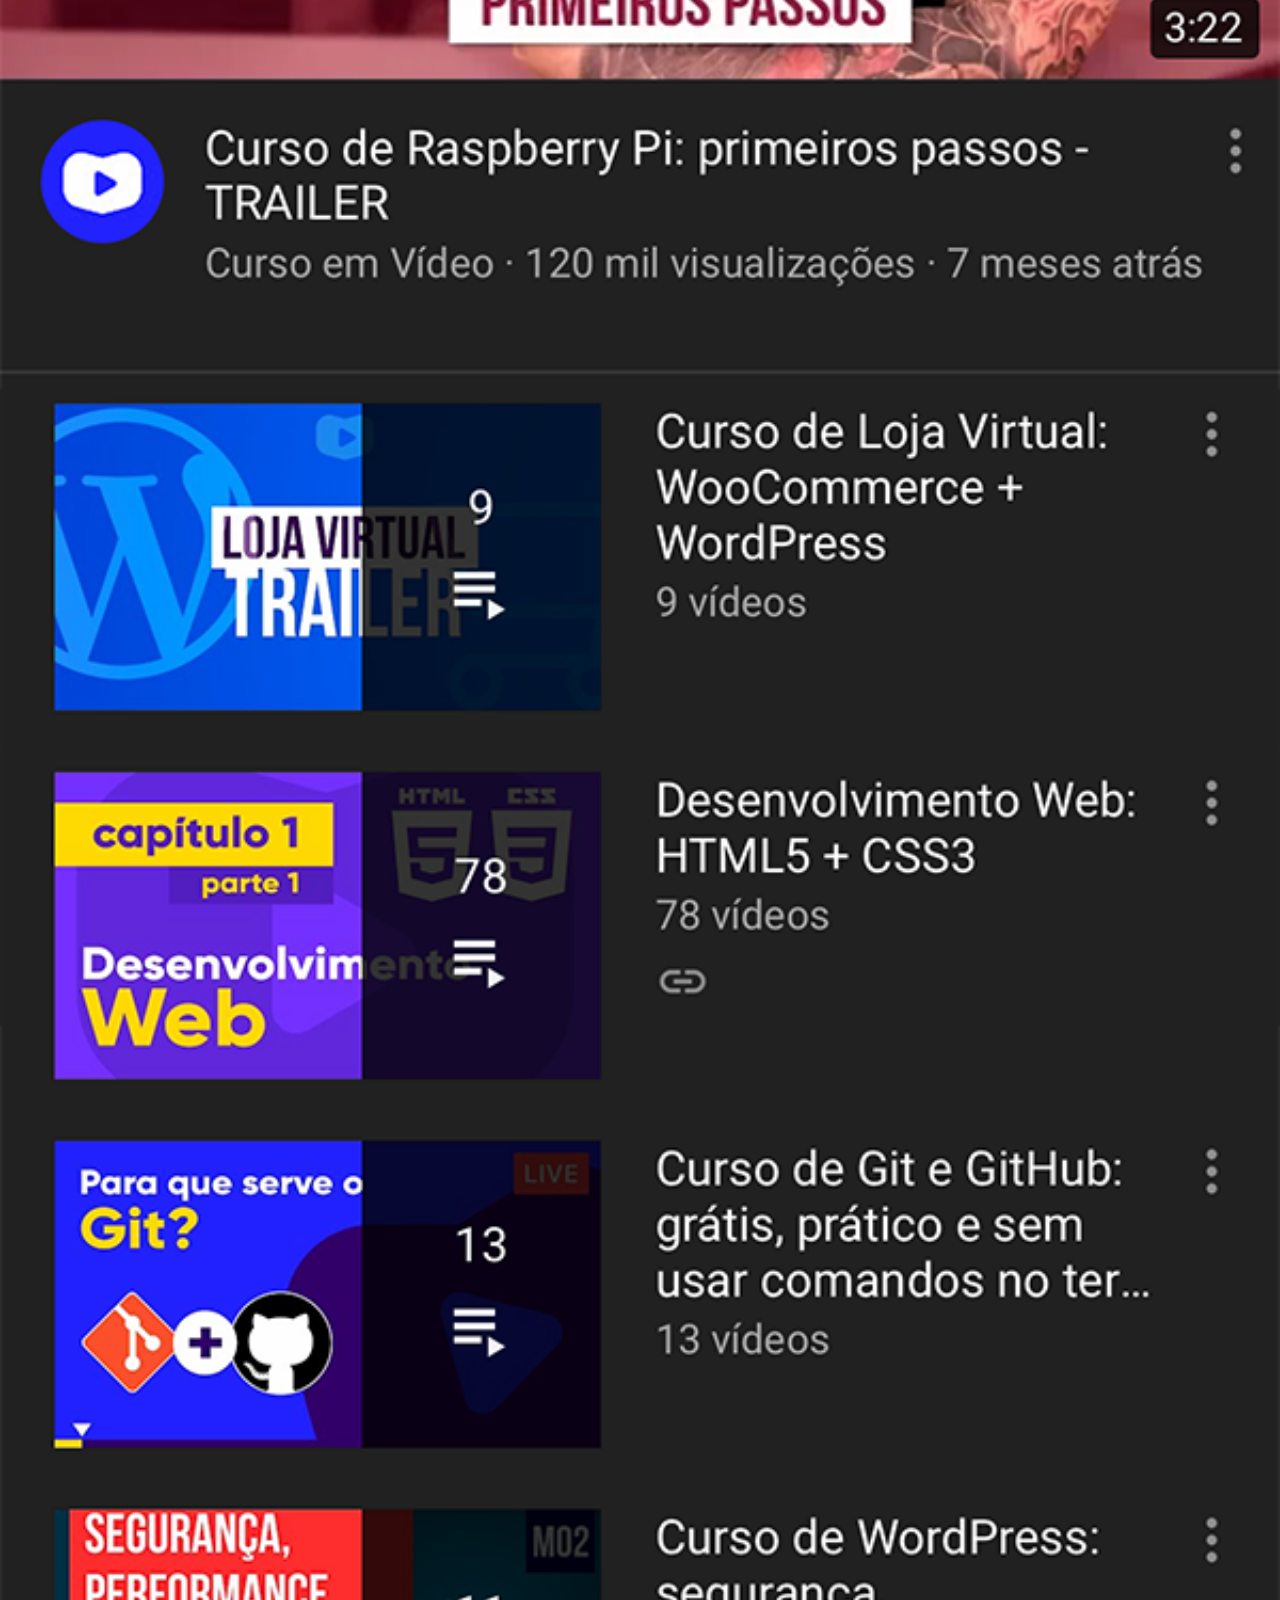
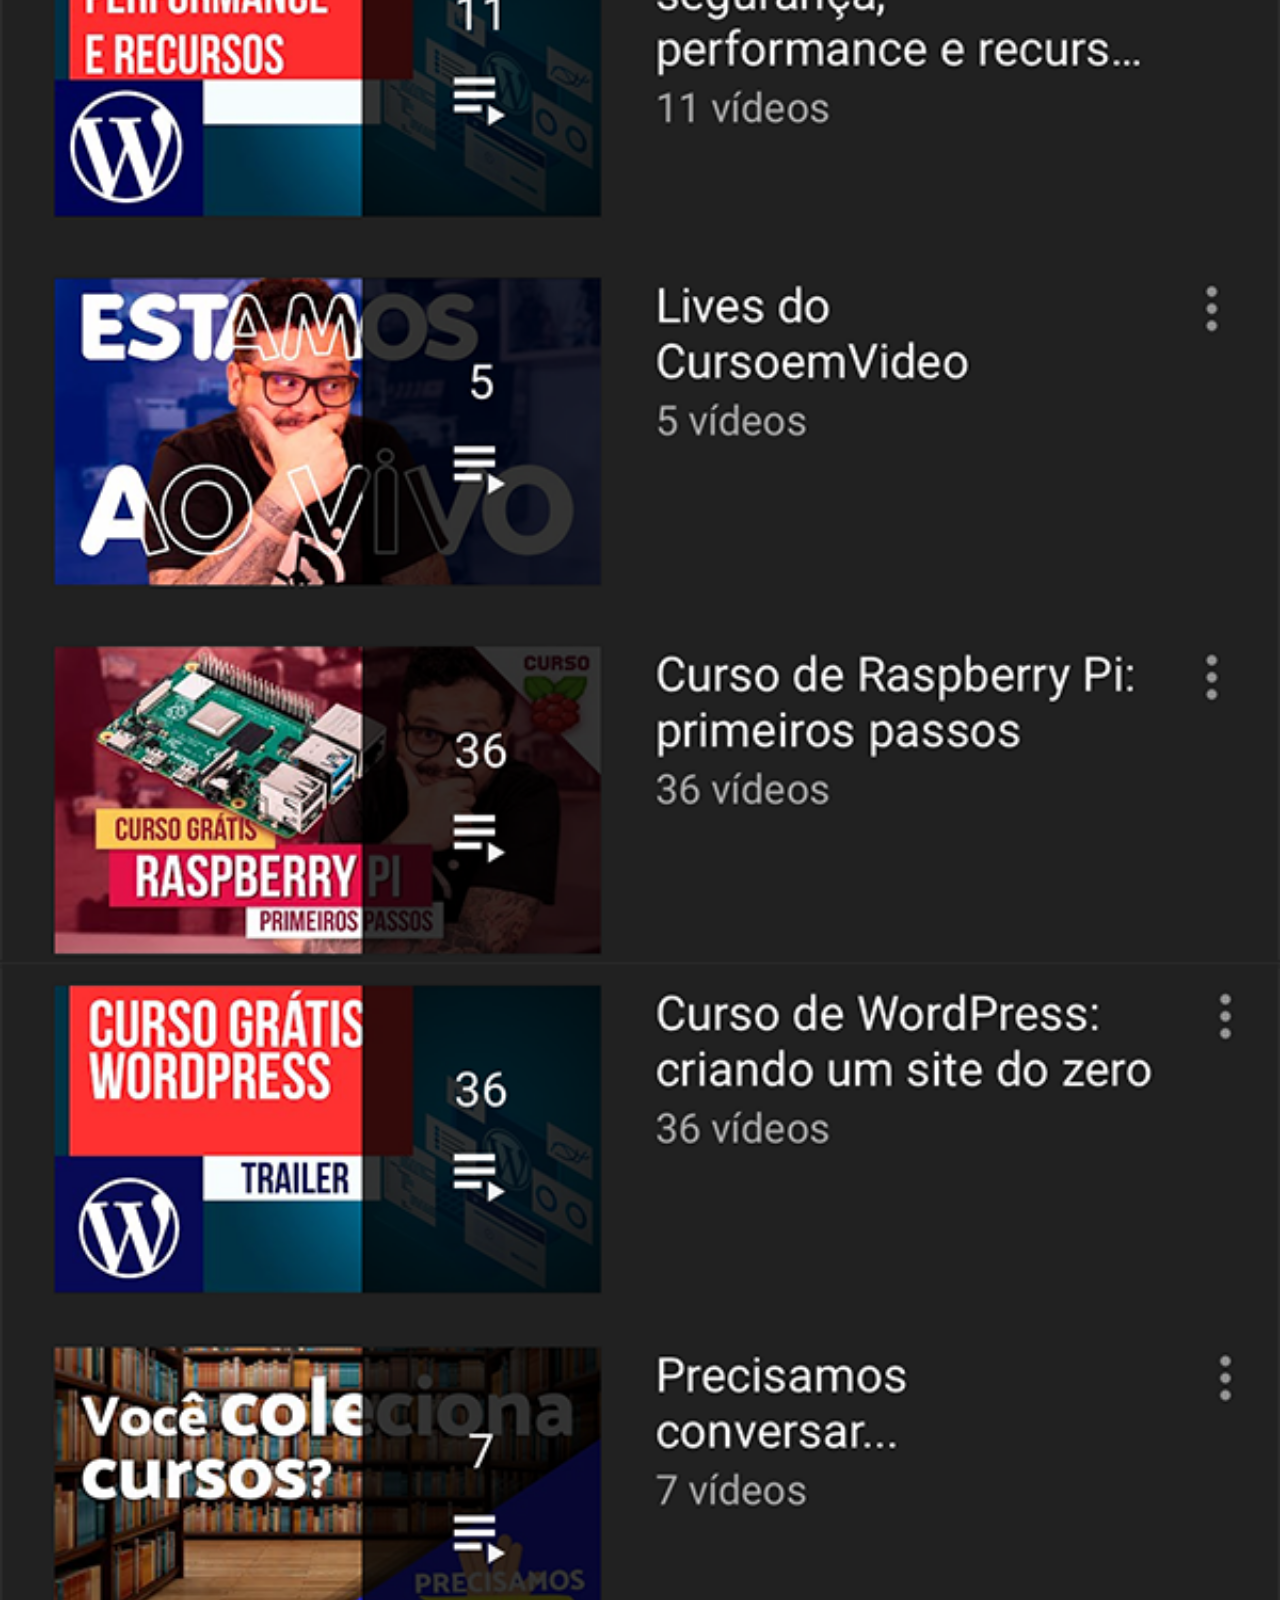
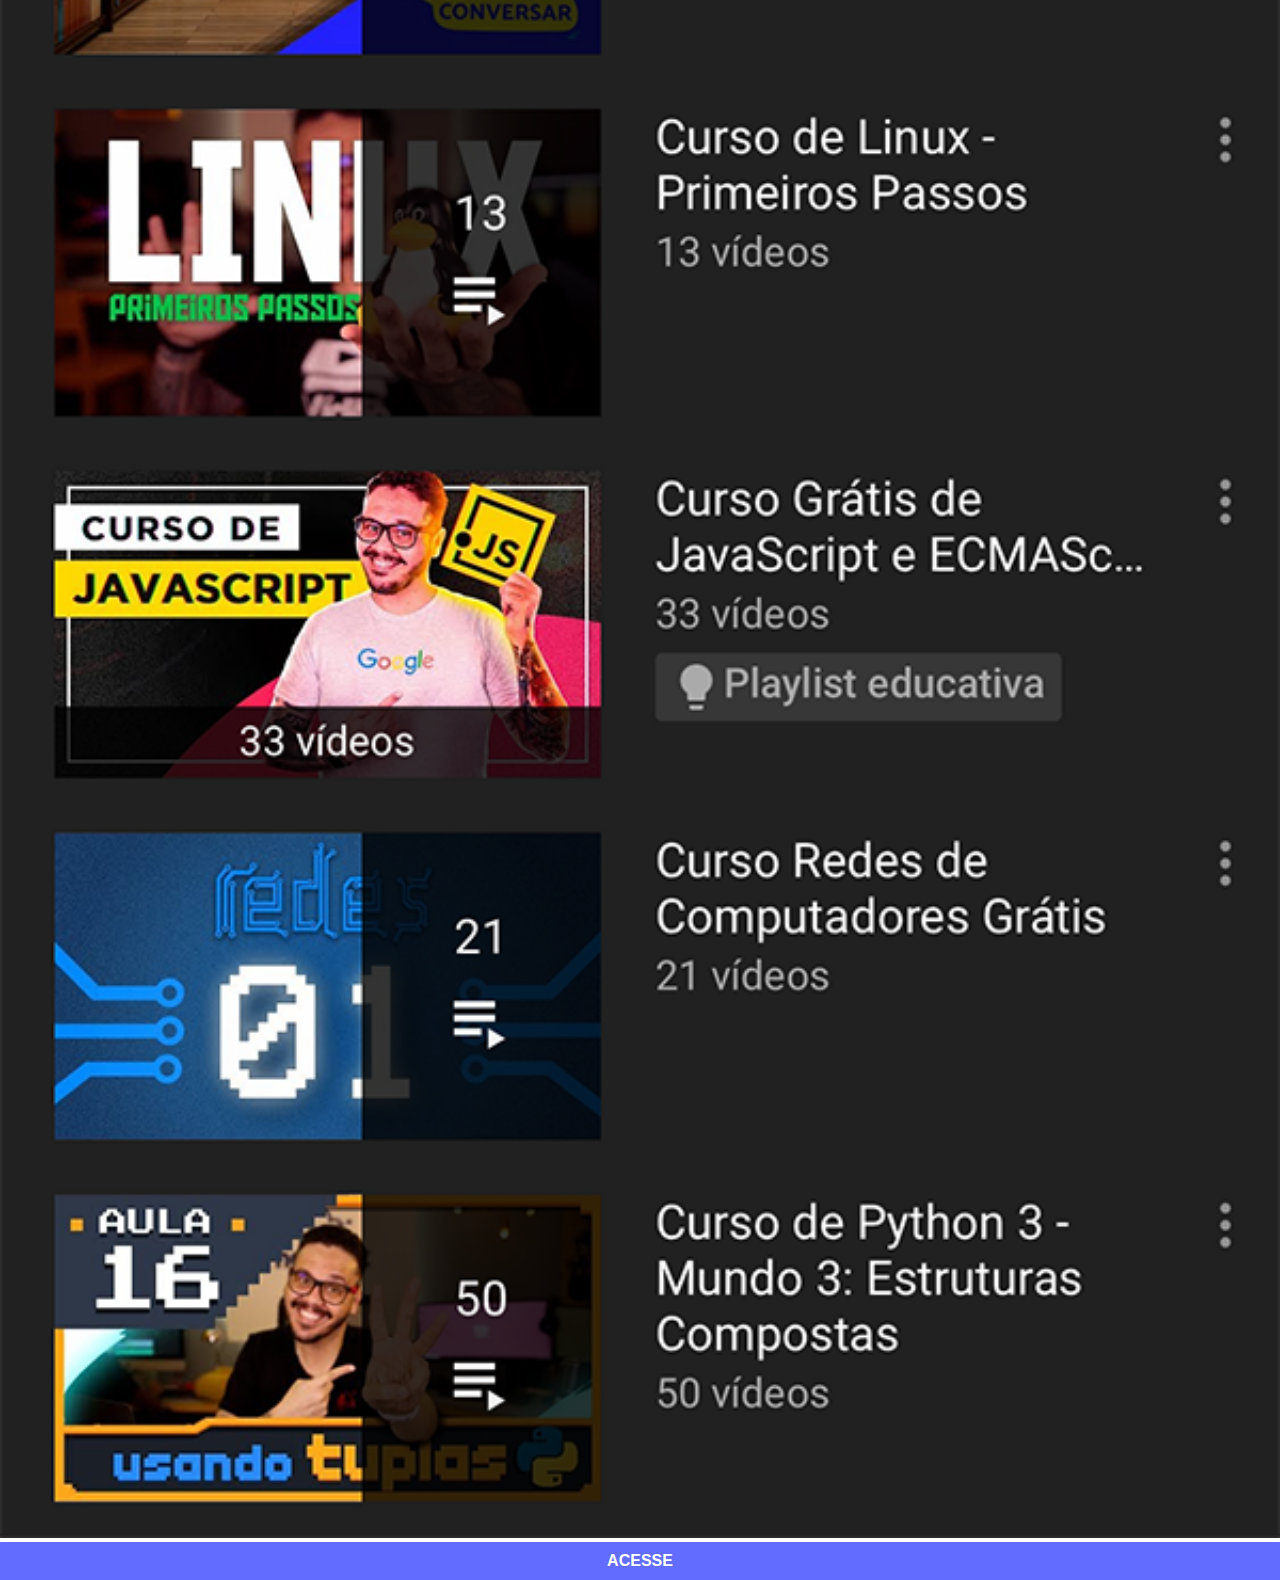
<file: youtube.html>
<!DOCTYPE html>
<html lang="pt-br">
<head>
    <meta charset="UTF-8">
    <meta name="viewport" content="width=device-width, initial-scale=1.0">
<link rel="stylesheet" href="estilos/social.css">
    <title>youtube</title>
    

</head>
<body>
    <img src="imagens/tela-youtube.png" alt="youtube">
  <a href="https://www.youtube.com/c/CursoemVídeo/playlists" target="_blank">ACESSE</a>
  
</body>
</html>
</file>
<file: estilos/style.css>
@charset "UTF-8";

*{
    margin: 0px;
    padding: 0px;
    font-family: Arial, Helvetica, sans-serif;
}

body{
    background: url(../imagens/wallpapersden.com_tree-alone-dark-evening-4k_1920x1080.jpg) no-repeat top center;
    backdrop-filter: blur(2px);
    background-size: cover;
}
html, body{
    width: 100vw;
    height: 100vh;
}
main{
    position: relative;
    height: 100vh;
}

#telefone{
    position: absolute;
    top: 50%;
    left: 50%;
    transform: translate(-50%, -50%);
    height: 627px;
    width: 311px;
    background: url(../imagens/frame-iphone.png) no-repeat;
}

iframe#tela{
    position: relative;
    top: 80px;
    left: 22px;
    width: 267px;
    height: 471px; 
}
#redes-sociais{
    display: flex;
    flex-direction: column;
    align-items: flex-end;
}
#redes-sociais img{
    width: 50px;
    height: 50px;
    margin: 10px;
    border-radius: 50%;
    box-shadow: 3px 3px 10px rgba(0, 0, 0, 0.400);
    box-sizing: border-box;
    
}
#redes-sociais img:hover{
    transform: translate(-3px, -3px);
    box-shadow: 5px 5px 10px rgba(0, 0, 0, 0.400);
    transition: transform 0.3s box-shadow 0.3s;
    border: 1px solid rgba(255, 255, 255, 0.6);
    
}
</file>
<file: estilos/social.css>
@charset "UTF-8";
    
*{
    margin: 0px;
    padding: 0px;
    font-family: Arial, Helvetica, sans-serif;
}
::-webkit-scrollbar{
    width: 0px;
    height: 0px;
}
img{
    width: 100vw;
  
  }
a{
   
    display: block;
    background-color: rgba(0, 17, 255, 0.616);
    text-align: center;
    text-decoration: none;
    color: white;
    font-weight: bolder;
    padding: 10px;
}
a:hover{
    background-color: rgb(47, 0, 255);
}
</file>
